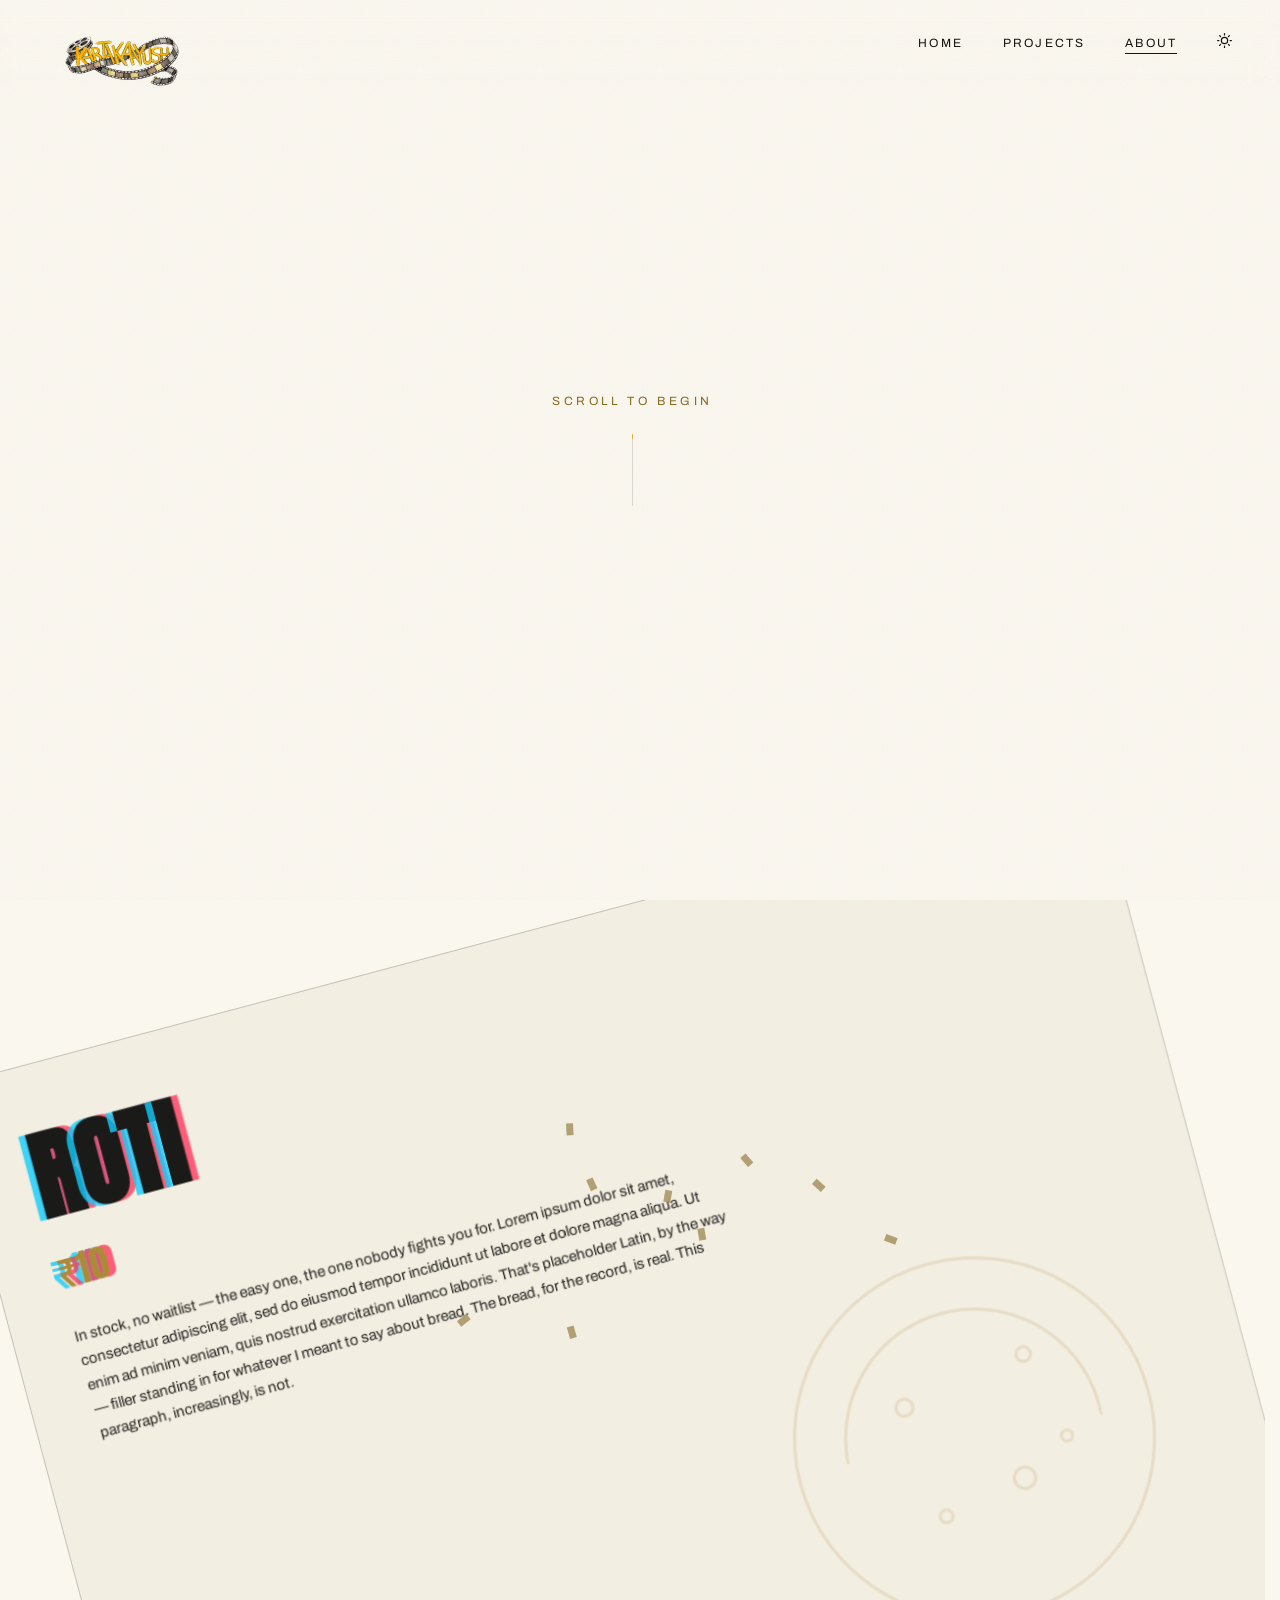
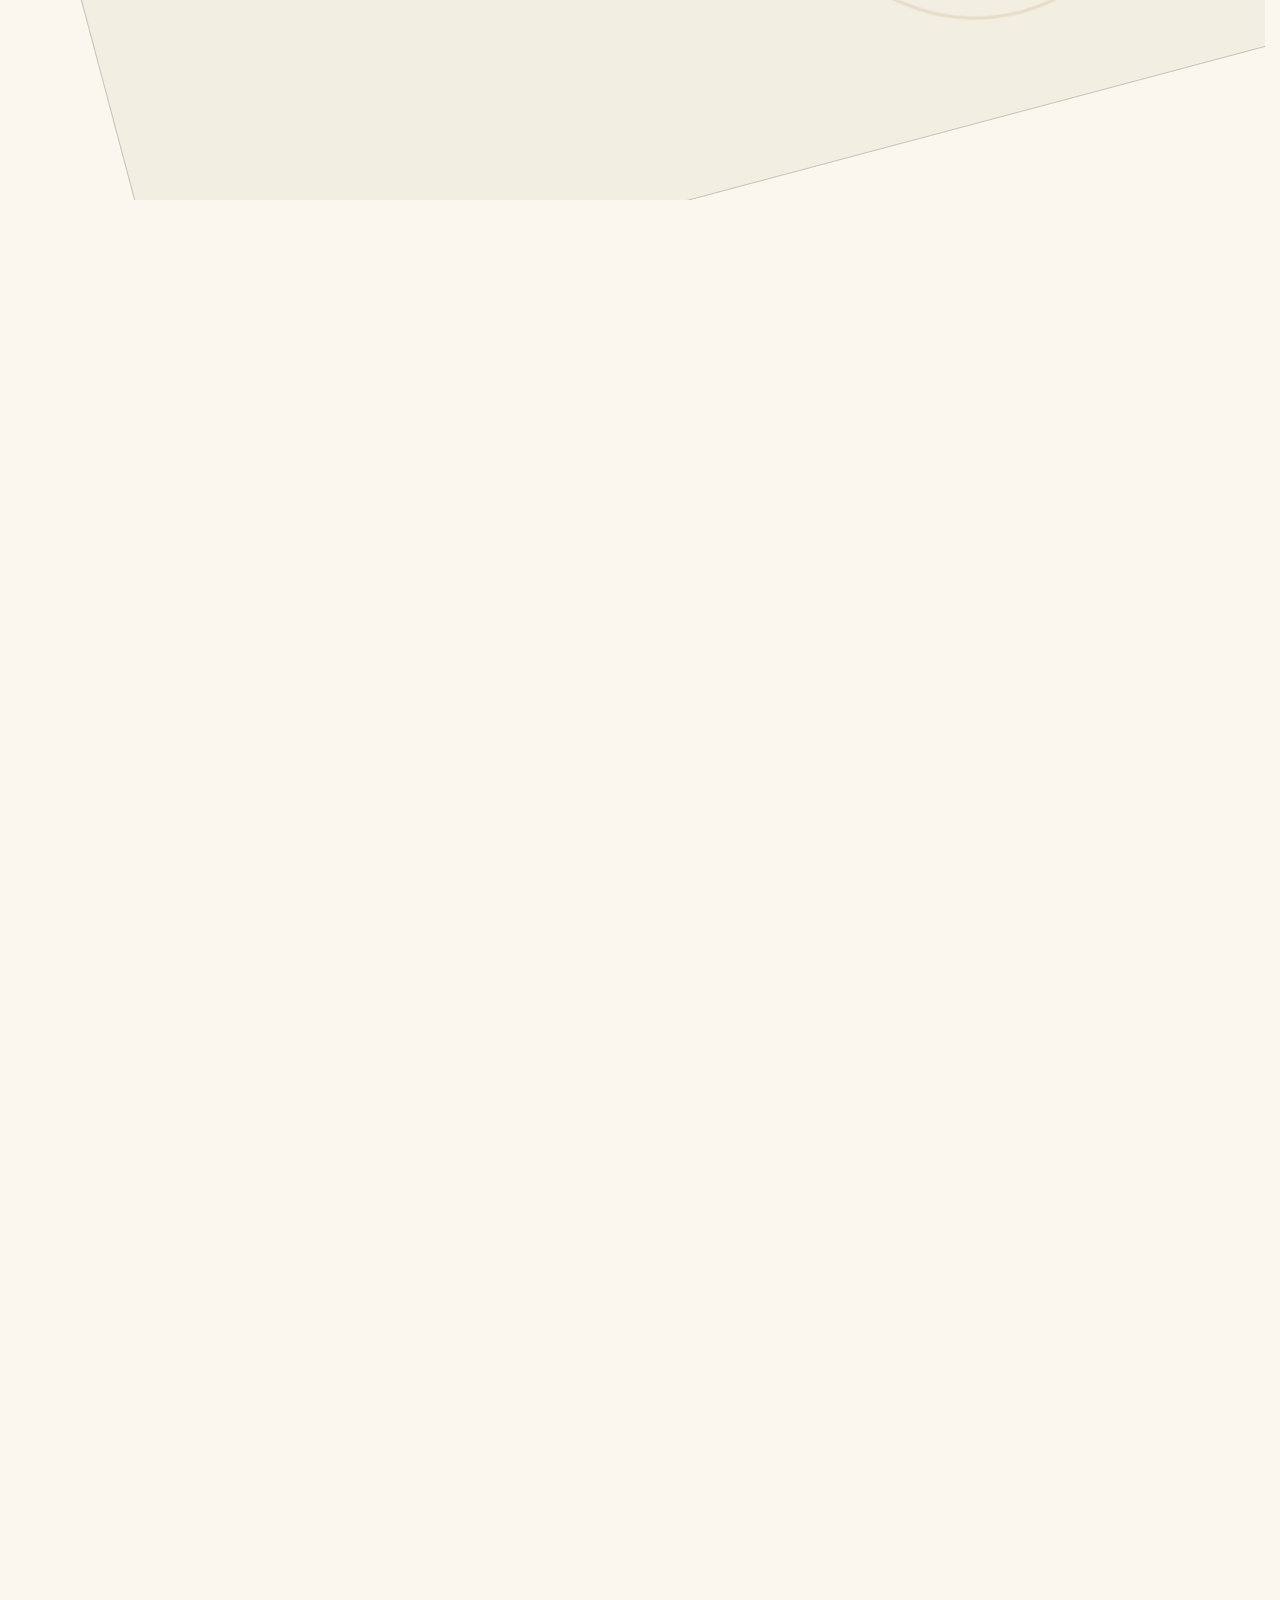
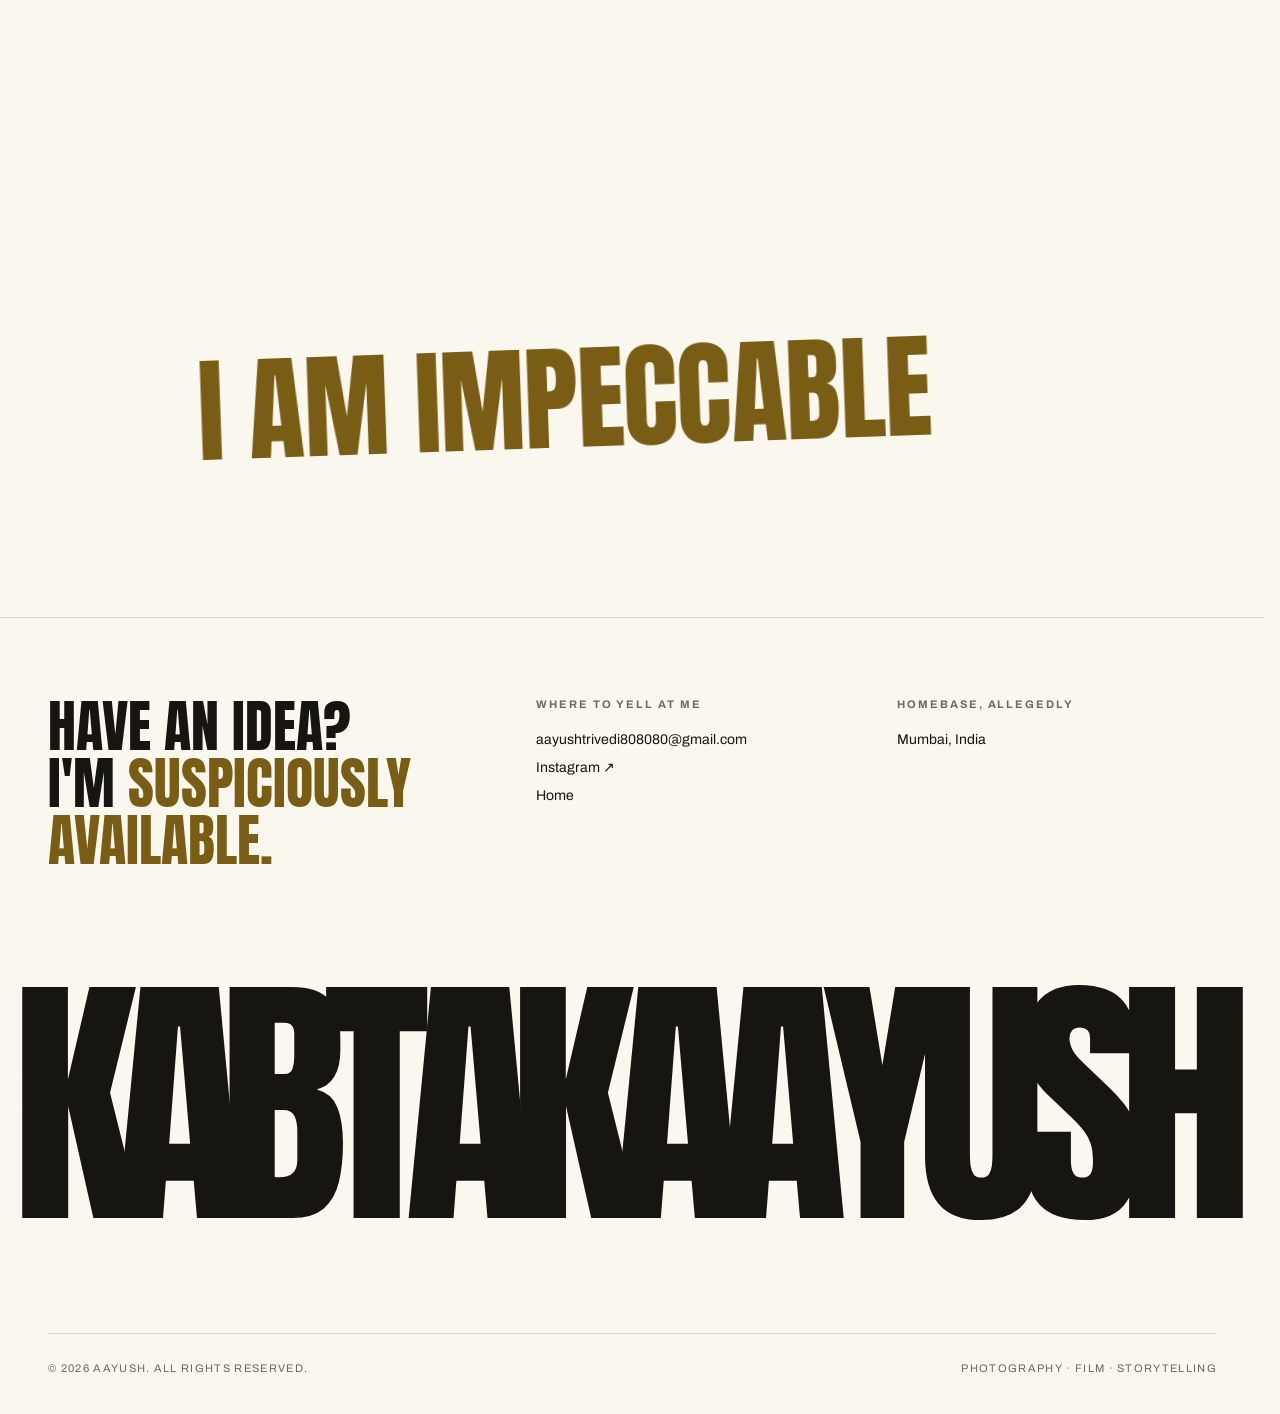
<file: about.html>
<!DOCTYPE html>
<html lang="en">
<head>
  <meta charset="UTF-8" />
  <meta name="viewport" content="width=device-width, initial-scale=1.0" />
  <title>About — KabTakAayush</title>
  <meta name="description" content="A little about Aayush — photography, film, and the eternal Mumbai housing joke." />

  <!-- The theme, resolved BEFORE the stylesheet paints. Deliberately inline
       and duplicated into every page: an external script cannot be guaranteed
       to run before first paint, and no-FOUC is a hard constraint. Only the
       pre-paint stamp lives here — all behaviour after first paint is theme.js.
       A localStorage throw (private mode) degrades to the OS preference. -->
  <script>
  (function(){var t;try{t=localStorage.getItem('kta-theme')}catch(_){}
  if(t!=='light'&&t!=='dark')t=window.matchMedia&&matchMedia('(prefers-color-scheme: light)').matches?'light':'dark';
  document.documentElement.setAttribute('data-theme',t);})();
  </script>
  <meta name="theme-color" content="#0a0a0a" media="(prefers-color-scheme: dark)" />
  <meta name="theme-color" content="#faf7ef" media="(prefers-color-scheme: light)" />

  <link rel="stylesheet" href="styles.css" />
  <style>
    /* ─── About-page motion extras (driven by listing.js) ─── */

    /* Titles are split into per-letter spans for staggered entrances */
    .listing__title .lt {
      display: inline-block;
      will-change: transform, opacity;
    }

    /* Shards kicked loose when the SOLD stamp slams the house */
    .listing__debris {
      position: absolute;
      left: 50%;
      top: 46%;
      width: 12px;
      height: 7px;
      /* Fallback aligned to brand gold — this read #c5a44c, a drift the
         animation audit flagged (finding 7). Corrected while here rather
         than ported into a second theme. */
      background: var(--gold, #e3b23c);
      pointer-events: none;
      z-index: 9;
      opacity: 0;
      will-change: transform, opacity;
    }

    /* Velocity effects write text-shadow / filter inline; keep them snappy */
    .listing__title,
    .listing__price {
      will-change: transform;
    }
  </style>
</head>
<body>
  <div class="grain"></div>

  <nav class="nav">
    <a href="index.html" class="nav__mark">
      <img src="assets/images/logo.png" alt="KabTakAayush" class="nav__logo"
           onerror="this.style.display='none'; this.nextElementSibling.style.display='inline';" />
      <span class="nav__mark-fallback" style="display:none;">KabTakAayush</span>
    </a>
    <ul class="nav__links">
      <li><a href="index.html">Home</a></li>
      <li><a href="projects.html">Projects</a></li>
      <li><a href="about.html" aria-current="page">About</a></li>
      <li><button class="nav__theme" type="button" aria-label="Switch to light theme" title="Switch to light theme">
        <svg class="nav__theme-icon nav__theme-icon--moon" viewBox="0 0 24 24" aria-hidden="true" focusable="false"><path d="M21 12.79A9 9 0 1 1 11.21 3 7 7 0 0 0 21 12.79z"/></svg>
        <svg class="nav__theme-icon nav__theme-icon--sun" viewBox="0 0 24 24" aria-hidden="true" focusable="false"><circle cx="12" cy="12" r="5"/><path d="M12 1v2M12 21v2M4.22 4.22l1.42 1.42M18.36 18.36l1.42 1.42M1 12h2M21 12h2M4.22 19.78l1.42-1.42M18.36 5.64l1.42-1.42"/></svg>
      </button></li>
    </ul>
  </nav>

  <!-- The page opens with nothing to read — just an instruction to
       scroll — so the listing sequence is the first real thing a
       visitor encounters, not a hero competing with it for attention. -->
  <section class="scroll-cue" aria-hidden="true">
    <span class="scroll-cue__label">Scroll to begin</span>
    <span class="scroll-cue__rail"><span class="scroll-cue__bead"></span></span>
  </section>

  <!-- ============ LISTING ============
       "Roti, Kapda aur Makaan" — the old line about life's basic
       needs — gets a Mumbai-rent-priced punchline. Scroll pins the
       stage and scrubs through four classifieds-style cards: the
       first two land easily, the third gets stamped into oblivion,
       and the last quietly takes its place. ===== -->
  <section class="listing" id="listing" aria-label="Roti, Kapda, Makaan — and Art, a scrollytelling sequence">

    <div class="listing__pin">
     <div class="listing__viewport">
      <div class="listing__stage">
        <article class="listing__card" data-card="roti">
          <!-- Quiet line-art in the card's empty lower-right corner —
               a flatbread, char marks and all — reading as texture
               behind the copy rather than competing with it. -->
          <svg class="listing__art listing__art--roti" viewBox="0 0 200 200" aria-hidden="true">
            <circle cx="100" cy="100" r="84" />
            <path d="M40 96 a60 60 0 0 1 120 8" />
            <circle cx="72" cy="78" r="4" />
            <circle cx="132" cy="68" r="3.4" />
            <circle cx="118" cy="124" r="5" />
            <circle cx="78" cy="132" r="3" />
            <circle cx="142" cy="110" r="2.6" />
          </svg>
          <h2 class="listing__title">Roti</h2>
          <p class="listing__price">₹10</p>
          <p class="listing__status">
            <span class="status-full">In stock, no waitlist — the easy one, the one nobody fights you
            for. Lorem ipsum dolor sit amet, consectetur adipiscing elit, sed
            do eiusmod tempor incididunt ut labore et dolore magna aliqua. Ut
            enim ad minim veniam, quis nostrud exercitation ullamco laboris.
            That's placeholder Latin, by the way — filler standing in for
            whatever I meant to say about bread. The bread, for the record,
            is real. This paragraph, increasingly, is not.</span>
            <span class="status-short">In stock, no waitlist — the easy one.</span>
          </p>
          <span class="listing__stamp">Available</span>
        </article>

        <article class="listing__card" data-card="kapda">
          <!-- A kurta on a hanger, sketched in the same quiet line — the
               sale-rack item the card is pricing. -->
          <svg class="listing__art listing__art--kapda" viewBox="0 0 200 220" aria-hidden="true">
            <path d="M100 18 L100 34" />
            <path d="M58 34 L142 34" />
            <path d="M100 34 L72 58 L60 96 L74 108 L88 92 L88 202 L112 202 L112 92 L126 108 L140 96 L128 58 Z" />
            <path d="M88 116 L112 116" />
            <path d="M88 142 L112 142" />
          </svg>
          <h2 class="listing__title">Kapda</h2>
          <p class="listing__price">₹500</p>
          <p class="listing__status">
            <span class="status-full">Sale rack, but it still counts — better than the alternative,
            which is nothing. Lorem ipsum dolor sit amet, consectetur
            adipiscing elit, sed do eiusmod tempor incididunt ut labore et
            dolore magna aliqua. Duis aute irure dolor in reprehenderit in
            voluptate velit esse cillum dolore. Yes, that's filler text doing
            a very convincing impression of a real sentence — turns out
            clothes and copy both get the cheap version first, and both
            somehow still get worn in public.</span>
            <span class="status-short">Sale rack, but it still counts.</span>
          </p>
          <span class="listing__stamp">Available</span>
        </article>

        <article class="listing__card listing__card--makaan" data-card="makaan">
          <!-- Two line-art houses, stacked and cross-faded by listing.js
               in lockstep with the "Sold out" stamp: the intact Makaan
               sits here at rest, then visibly crumbles the instant the
               stamp slams down — the joke landing in the artwork too,
               not just the copy. -->
          <svg class="listing__art listing__art--house" viewBox="0 0 220 200" aria-hidden="true">
            <path d="M30 112 L110 42 L190 112" />
            <path d="M50 112 L50 188 L170 188 L170 112" />
            <path d="M98 188 L98 142 L126 142 L126 188" />
            <path d="M66 126 L88 126 L88 148 L66 148 Z" />
            <path d="M134 126 L156 126 L156 148 L134 148 Z" />
          </svg>
          <svg class="listing__art listing__art--house-broken" viewBox="0 0 220 200" aria-hidden="true">
            <path d="M28 124 L76 54 L112 88 L150 50 L196 118" />
            <path d="M54 124 L46 190" />
            <path d="M120 96 L100 188" />
            <path d="M150 70 L176 188" />
            <path d="M70 150 L92 162" />
            <path d="M132 158 L116 178" />
            <path d="M160 132 L184 148" />
            <circle cx="40" cy="196" r="3.4" />
            <circle cx="186" cy="190" r="3" />
            <circle cx="108" cy="194" r="2.6" />
          </svg>
          <h2 class="listing__title">Makaan</h2>
          <p class="listing__price">₹2.4 Cr</p>
          <p class="listing__status">
            <span class="status-full">EMI: 847 years, give or take a generation — payable in
            instalments your descendants will inherit along with the debt.
            Lorem ipsum dolor sit amet, consectetur adipiscing elit, sed do
            eiusmod tempor incididunt ut labore et dolore magna aliqua, ut
            enim ad minim veniam. Felt right to pad the rest out with
            something equally fictional — the down payment was already
            doing that job on its own.</span>
            <span class="status-short">EMI: 847 years, give or take a generation.</span>
          </p>
          <span class="listing__stamp listing__stamp--sold" aria-hidden="true">
            Sold out — to someone richer, forever
          </span>
        </article>

        <article class="listing__card listing__card--art" data-card="art">
          <!-- A twelve-petal mandala, drawn large enough to fill the
               card's empty space rather than tuck into a corner — the
               one card on the stage with room to actually be art. -->
          <svg class="listing__art listing__art--mandala" viewBox="0 0 240 240" aria-hidden="true">
            <circle cx="120" cy="120" r="98" />
            <circle cx="120" cy="120" r="74" />
            <circle cx="120" cy="120" r="48" />
            <circle cx="120" cy="120" r="20" />
            <g>
              <path d="M120 22 L130 58 L120 78 L110 58 Z" />
              <path d="M120 22 L130 58 L120 78 L110 58 Z" transform="rotate(30 120 120)" />
              <path d="M120 22 L130 58 L120 78 L110 58 Z" transform="rotate(60 120 120)" />
              <path d="M120 22 L130 58 L120 78 L110 58 Z" transform="rotate(90 120 120)" />
              <path d="M120 22 L130 58 L120 78 L110 58 Z" transform="rotate(120 120 120)" />
              <path d="M120 22 L130 58 L120 78 L110 58 Z" transform="rotate(150 120 120)" />
              <path d="M120 22 L130 58 L120 78 L110 58 Z" transform="rotate(180 120 120)" />
              <path d="M120 22 L130 58 L120 78 L110 58 Z" transform="rotate(210 120 120)" />
              <path d="M120 22 L130 58 L120 78 L110 58 Z" transform="rotate(240 120 120)" />
              <path d="M120 22 L130 58 L120 78 L110 58 Z" transform="rotate(270 120 120)" />
              <path d="M120 22 L130 58 L120 78 L110 58 Z" transform="rotate(300 120 120)" />
              <path d="M120 22 L130 58 L120 78 L110 58 Z" transform="rotate(330 120 120)" />
            </g>
          </svg>
          <h2 class="listing__title">Art</h2>
          <p class="listing__price">Priceless.</p>
          <p class="listing__status">
            <span class="status-full">Priceless — ask anyone who isn't buying, which is, conveniently,
            everyone. Lorem ipsum dolor sit amet, consectetur adipiscing
            elit, sed do eiusmod tempor incididunt ut labore et dolore magna
            aliqua, ut enim ad minim veniam, quis nostrud exercitation ullamco.
            Placeholder text, much like the art itself: open to
            interpretation, technically unfinished, and somehow still taking
            up the whole frame.</span>
            <span class="status-short">Priceless — ask anyone who isn't buying.</span>
          </p>
        </article>
      </div>
     </div>
    </div>

    <!-- Slammed in by listing.js with the same stamp mechanic the
         visitor just learned on Makaan — the payoff is the echo. -->
    <p class="listing__outro-stamp">
      I AM IMPECCABLE <span class="listing__outro-stamp-aside">(maybe)</span>
    </p>
  </section>

  <!-- ============ FOOTER ============ -->
  <footer class="footer">
    <div class="footer__grid">
      <div>
        <p class="footer__cta" data-reveal>
          Have an idea?<br />I'm <span class="accent">suspiciously available.</span>
        </p>
      </div>
      <div class="footer__col" data-reveal data-reveal-delay="1">
        <h4>Where to yell at me</h4>
        <a href="mailto:aayushtrivedi808080@gmail.com">aayushtrivedi808080@gmail.com</a>
        <a href="https://www.instagram.com/kabtakaayush/" target="_blank" rel="noopener noreferrer">Instagram ↗</a>
        <a href="index.html">Home</a>
      </div>
      <div class="footer__col" data-reveal data-reveal-delay="2">
        <h4>Homebase, allegedly</h4>
        <p>Mumbai, India</p>
      </div>
    </div>
    <p class="footer__wordmark footer__wordmark--piano" aria-hidden="true">KabTakAayush</p>
    <div class="footer__base">
      <span>© 2026 Aayush. All rights reserved.</span>
      <span>Photography · Film · Storytelling</span>
    </div>
  </footer>

  <script src="theme.js"></script>
  <script src="script.js"></script>
  <script src="listing.js?v=4"></script>
</body>
</html>
</file>
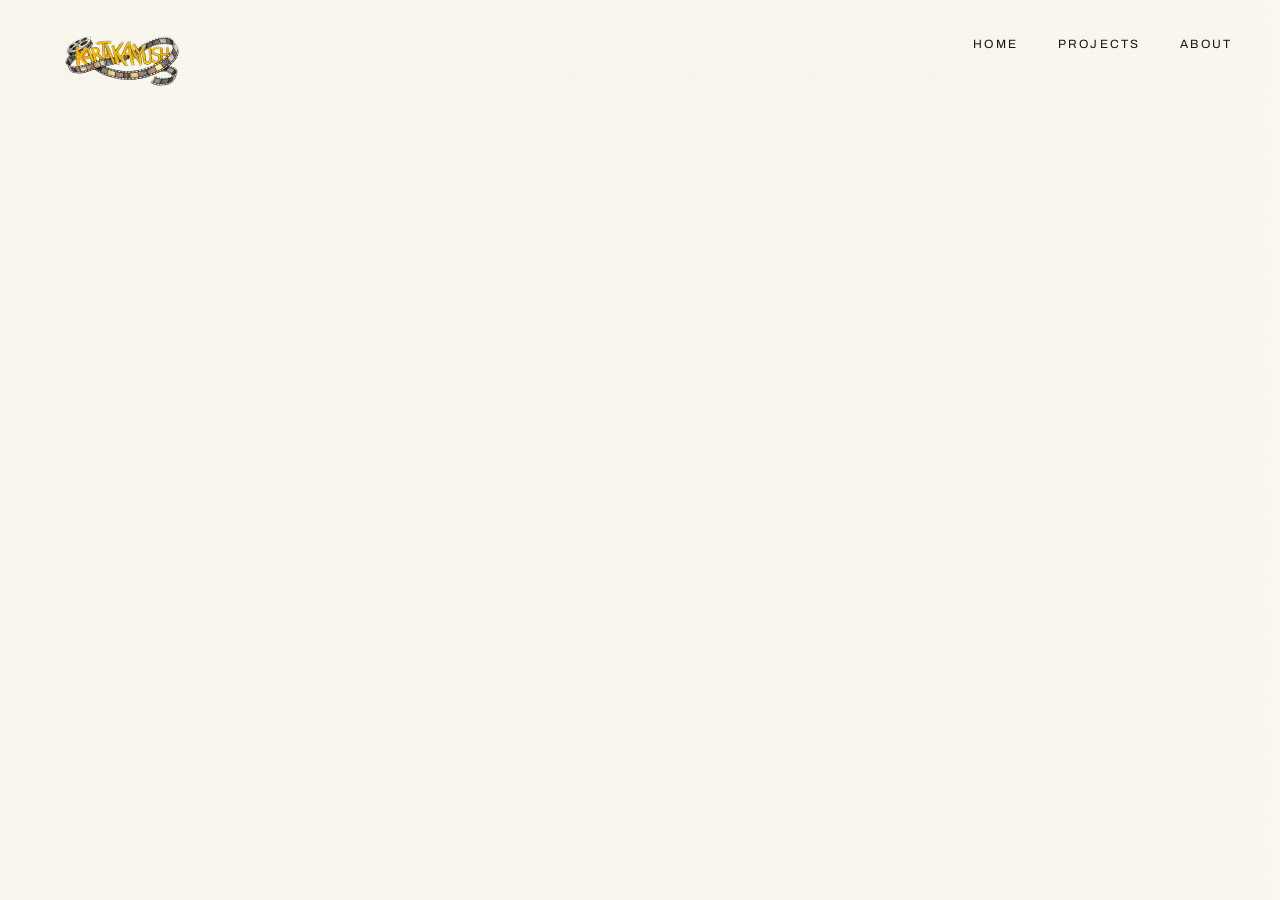
<file: index-classic.html>
<!DOCTYPE html>
<html lang="en">
<head>
  <meta charset="UTF-8" />
  <meta name="viewport" content="width=device-width, initial-scale=1.0" />
  <title>KabTakAayush — Visual Storyteller</title>
  <meta name="description" content="Aayush — photography &amp; film. Crafting frames worth keeping." />
  <link rel="stylesheet" href="styles.css" />
</head>
<body class="is-landing">
  <div class="grain"></div>

  <nav class="nav">
    <a href="index.html" class="nav__mark">
      <img src="assets/images/logo.png" alt="KabTakAayush" class="nav__logo"
           onerror="this.style.display='none'; this.nextElementSibling.style.display='inline';" />
      <span class="nav__mark-fallback" style="display:none;">KabTakAayush</span>
    </a>
    <ul class="nav__links">
      <li><a href="index.html">Home</a></li>
      <li><a href="projects.html">Projects</a></li>
      <li><a href="about.html">About</a></li>
    </ul>
  </nav>

  <!-- ============ LANDING — single non-scrolling viewport ============
       The whole home page lives in one screen: headline up top,
       the about copy sitting at middle-left, and a horizontal reel
       of frames drifting continuously along the bottom — the page
       itself never scrolls vertically. script.js animates the track
       at a constant speed and wraps its translation modulo half the
       track's width; the frame set is duplicated back-to-back so the
       loop repeats seamlessly forever, like a film reel feeding
       through a projector. Hover pauses it to study a frame. ======= -->
  <main class="landing" id="landing">
    <div class="landing__copy-wrap">
      <div class="landing__intro">
        <h1 class="landing__title" id="landing-title">
          <span class="line"><span>Frames Worth</span></span>
          <span class="line"><span class="accent">Keeping.</span></span>
        </h1>
      </div>

      <div class="landing__about">
        <div class="landing__links" data-reveal data-reveal-delay="2">
          <a class="btn" href="projects.html">View Projects</a>
          <a class="btn btn--ghost" href="https://www.instagram.com/kabtakaayush/" target="_blank" rel="noopener noreferrer">See Instagram ↗</a>
        </div>
      </div>
    </div>

    <div class="landing__reel" aria-label="Selected frames — drifting continuously, hover to pause">
      <div class="landing__track" id="landing-track">
        <figure class="landing__frame"><img src="assets/reel/01.webp" alt="" /></figure>
        <figure class="landing__frame"><img src="assets/reel/02.webp" alt="" /></figure>
        <figure class="landing__frame"><img src="assets/reel/03.webp" alt="" /></figure>
        <figure class="landing__frame"><img src="assets/reel/04.webp" alt="" /></figure>
        <figure class="landing__frame"><img src="assets/reel/05.webp" alt="" /></figure>
        <figure class="landing__frame"><img src="assets/reel/06.webp" alt="" /></figure>
        <figure class="landing__frame"><img src="assets/reel/07.webp" alt="" /></figure>
        <figure class="landing__frame"><img src="assets/reel/08.webp" alt="" /></figure>
        <figure class="landing__frame"><img src="assets/reel/09.webp" alt="" /></figure>
        <figure class="landing__frame"><img src="assets/reel/10.webp" alt="" /></figure>
        <figure class="landing__frame"><img src="assets/reel/11.webp" alt="" /></figure>
        <figure class="landing__frame"><img src="assets/reel/12.webp" alt="" /></figure>
        <figure class="landing__frame"><img src="assets/reel/13.webp" alt="" /></figure>
        <figure class="landing__frame"><img src="assets/reel/14.webp" alt="" /></figure>
        <figure class="landing__frame"><img src="assets/reel/15.webp" alt="" /></figure>
        <figure class="landing__frame"><img src="assets/reel/16.webp" alt="" /></figure>
        <figure class="landing__frame"><img src="assets/reel/17.webp" alt="" /></figure>
        <figure class="landing__frame"><img src="assets/reel/18.webp" alt="" /></figure>
        <figure class="landing__frame"><img src="assets/reel/19.webp" alt="" /></figure>
        <figure class="landing__frame"><img src="assets/reel/20.webp" alt="" /></figure>
        <figure class="landing__frame"><img src="assets/reel/21.webp" alt="" /></figure>
        <figure class="landing__frame"><img src="assets/reel/22.webp" alt="" /></figure>
        <figure class="landing__frame"><img src="assets/reel/23.webp" alt="" /></figure>
        <figure class="landing__frame"><img src="assets/reel/24.webp" alt="" /></figure>
        <figure class="landing__frame"><img src="assets/reel/25.webp" alt="" /></figure>
        <figure class="landing__frame"><img src="assets/reel/26.webp" alt="" /></figure>
        <figure class="landing__frame"><img src="assets/reel/27.webp" alt="" /></figure>
        <figure class="landing__frame"><img src="assets/reel/28.webp" alt="" /></figure>
        <figure class="landing__frame"><img src="assets/reel/29.webp" alt="" /></figure>
        <figure class="landing__frame"><img src="assets/reel/30.webp" alt="" /></figure>
        <figure class="landing__frame"><img src="assets/reel/31.webp" alt="" /></figure>
        <figure class="landing__frame"><img src="assets/reel/32.webp" alt="" /></figure>
        <figure class="landing__frame"><img src="assets/reel/33.webp" alt="" /></figure>
        <figure class="landing__frame"><img src="assets/reel/34.webp" alt="" /></figure>
        <figure class="landing__frame"><img src="assets/reel/35.webp" alt="" /></figure>
        <figure class="landing__frame"><img src="assets/reel/36.webp" alt="" /></figure>
        <figure class="landing__frame"><img src="assets/reel/37.webp" alt="" /></figure>
        <figure class="landing__frame"><img src="assets/reel/38.webp" alt="" /></figure>
        <figure class="landing__frame"><img src="assets/reel/39.webp" alt="" /></figure>
        <figure class="landing__frame"><img src="assets/reel/40.webp" alt="" /></figure>
        <figure class="landing__frame"><img src="assets/reel/41.webp" alt="" /></figure>
        <figure class="landing__frame"><img src="assets/reel/42.webp" alt="" /></figure>
        <figure class="landing__frame"><img src="assets/reel/43.webp" alt="" /></figure>
        <figure class="landing__frame"><img src="assets/reel/44.webp" alt="" /></figure>
        <figure class="landing__frame"><img src="assets/reel/45.webp" alt="" /></figure>
        <figure class="landing__frame"><img src="assets/reel/46.webp" alt="" /></figure>
        <figure class="landing__frame"><img src="assets/reel/47.webp" alt="" /></figure>
        <figure class="landing__frame"><img src="assets/reel/48.webp" alt="" /></figure>
        <figure class="landing__frame"><img src="assets/reel/49.webp" alt="" /></figure>
        <figure class="landing__frame"><img src="assets/reel/50.webp" alt="" /></figure>
        <figure class="landing__frame"><img src="assets/reel/51.webp" alt="" /></figure>
        <figure class="landing__frame"><img src="assets/reel/52.webp" alt="" /></figure>
        <figure class="landing__frame"><img src="assets/reel/53.webp" alt="" /></figure>
        <figure class="landing__frame"><img src="assets/reel/54.webp" alt="" /></figure>
        <figure class="landing__frame"><img src="assets/reel/55.webp" alt="" /></figure>
        <figure class="landing__frame"><img src="assets/reel/56.webp" alt="" /></figure>
        <figure class="landing__frame"><img src="assets/reel/57.webp" alt="" /></figure>
        <figure class="landing__frame"><img src="assets/reel/58.webp" alt="" /></figure>
        <figure class="landing__frame"><img src="assets/reel/59.webp" alt="" /></figure>
        <figure class="landing__frame"><img src="assets/reel/60.webp" alt="" /></figure>
        <figure class="landing__frame"><img src="assets/reel/61.webp" alt="" /></figure>
        <figure class="landing__frame"><img src="assets/reel/62.webp" alt="" /></figure>
        <figure class="landing__frame"><img src="assets/reel/63.webp" alt="" /></figure>
        <figure class="landing__frame"><img src="assets/reel/64.webp" alt="" /></figure>
        <figure class="landing__frame"><img src="assets/reel/65.webp" alt="" /></figure>
        <figure class="landing__frame"><img src="assets/reel/66.webp" alt="" /></figure>
        <figure class="landing__frame"><img src="assets/reel/67.webp" alt="" /></figure>
        <figure class="landing__frame"><img src="assets/reel/68.webp" alt="" /></figure>
        <figure class="landing__frame"><img src="assets/reel/69.webp" alt="" /></figure>
        <figure class="landing__frame"><img src="assets/reel/70.webp" alt="" /></figure>
        <figure class="landing__frame"><img src="assets/reel/71.webp" alt="" /></figure>
        <figure class="landing__frame"><img src="assets/reel/72.webp" alt="" /></figure>
        <figure class="landing__frame"><img src="assets/reel/73.webp" alt="" /></figure>
        <figure class="landing__frame"><img src="assets/reel/74.webp" alt="" /></figure>
        <figure class="landing__frame"><img src="assets/reel/75.webp" alt="" /></figure>
        <figure class="landing__frame"><img src="assets/reel/76.webp" alt="" /></figure>
        <figure class="landing__frame"><img src="assets/reel/77.webp" alt="" /></figure>
        <figure class="landing__frame"><img src="assets/reel/78.webp" alt="" /></figure>
        <figure class="landing__frame"><img src="assets/reel/79.webp" alt="" /></figure>
        <figure class="landing__frame"><img src="assets/reel/80.webp" alt="" /></figure>
        <figure class="landing__frame"><img src="assets/reel/81.webp" alt="" /></figure>
        <figure class="landing__frame"><img src="assets/reel/82.webp" alt="" /></figure>
        <figure class="landing__frame"><img src="assets/reel/83.webp" alt="" /></figure>
        <figure class="landing__frame"><img src="assets/reel/84.webp" alt="" /></figure>
        <figure class="landing__frame"><img src="assets/reel/85.webp" alt="" /></figure>
        <figure class="landing__frame"><img src="assets/reel/86.webp" alt="" /></figure>
        <figure class="landing__frame"><img src="assets/reel/87.webp" alt="" /></figure>
        <figure class="landing__frame"><img src="assets/reel/88.webp" alt="" /></figure>
        <figure class="landing__frame"><img src="assets/reel/89.webp" alt="" /></figure>
        <figure class="landing__frame"><img src="assets/reel/90.webp" alt="" /></figure>
        <figure class="landing__frame"><img src="assets/reel/91.webp" alt="" /></figure>
        <figure class="landing__frame"><img src="assets/reel/92.webp" alt="" /></figure>
        <figure class="landing__frame"><img src="assets/reel/93.webp" alt="" /></figure>
        <figure class="landing__frame"><img src="assets/reel/94.webp" alt="" /></figure>
        <figure class="landing__frame"><img src="assets/reel/95.webp" alt="" /></figure>
        <figure class="landing__frame"><img src="assets/reel/96.webp" alt="" /></figure>
        <figure class="landing__frame"><img src="assets/reel/97.webp" alt="" /></figure>
        <figure class="landing__frame"><img src="assets/reel/98.webp" alt="" /></figure>
        <figure class="landing__frame"><img src="assets/reel/99.webp" alt="" /></figure>
        <figure class="landing__frame" aria-hidden="true"><img src="assets/reel/01.webp" alt="" /></figure>
        <figure class="landing__frame" aria-hidden="true"><img src="assets/reel/02.webp" alt="" /></figure>
        <figure class="landing__frame" aria-hidden="true"><img src="assets/reel/03.webp" alt="" /></figure>
        <figure class="landing__frame" aria-hidden="true"><img src="assets/reel/04.webp" alt="" /></figure>
        <figure class="landing__frame" aria-hidden="true"><img src="assets/reel/05.webp" alt="" /></figure>
        <figure class="landing__frame" aria-hidden="true"><img src="assets/reel/06.webp" alt="" /></figure>
        <figure class="landing__frame" aria-hidden="true"><img src="assets/reel/07.webp" alt="" /></figure>
        <figure class="landing__frame" aria-hidden="true"><img src="assets/reel/08.webp" alt="" /></figure>
        <figure class="landing__frame" aria-hidden="true"><img src="assets/reel/09.webp" alt="" /></figure>
        <figure class="landing__frame" aria-hidden="true"><img src="assets/reel/10.webp" alt="" /></figure>
        <figure class="landing__frame" aria-hidden="true"><img src="assets/reel/11.webp" alt="" /></figure>
        <figure class="landing__frame" aria-hidden="true"><img src="assets/reel/12.webp" alt="" /></figure>
        <figure class="landing__frame" aria-hidden="true"><img src="assets/reel/13.webp" alt="" /></figure>
        <figure class="landing__frame" aria-hidden="true"><img src="assets/reel/14.webp" alt="" /></figure>
        <figure class="landing__frame" aria-hidden="true"><img src="assets/reel/15.webp" alt="" /></figure>
        <figure class="landing__frame" aria-hidden="true"><img src="assets/reel/16.webp" alt="" /></figure>
        <figure class="landing__frame" aria-hidden="true"><img src="assets/reel/17.webp" alt="" /></figure>
        <figure class="landing__frame" aria-hidden="true"><img src="assets/reel/18.webp" alt="" /></figure>
        <figure class="landing__frame" aria-hidden="true"><img src="assets/reel/19.webp" alt="" /></figure>
        <figure class="landing__frame" aria-hidden="true"><img src="assets/reel/20.webp" alt="" /></figure>
        <figure class="landing__frame" aria-hidden="true"><img src="assets/reel/21.webp" alt="" /></figure>
        <figure class="landing__frame" aria-hidden="true"><img src="assets/reel/22.webp" alt="" /></figure>
        <figure class="landing__frame" aria-hidden="true"><img src="assets/reel/23.webp" alt="" /></figure>
        <figure class="landing__frame" aria-hidden="true"><img src="assets/reel/24.webp" alt="" /></figure>
        <figure class="landing__frame" aria-hidden="true"><img src="assets/reel/25.webp" alt="" /></figure>
        <figure class="landing__frame" aria-hidden="true"><img src="assets/reel/26.webp" alt="" /></figure>
        <figure class="landing__frame" aria-hidden="true"><img src="assets/reel/27.webp" alt="" /></figure>
        <figure class="landing__frame" aria-hidden="true"><img src="assets/reel/28.webp" alt="" /></figure>
        <figure
</file>
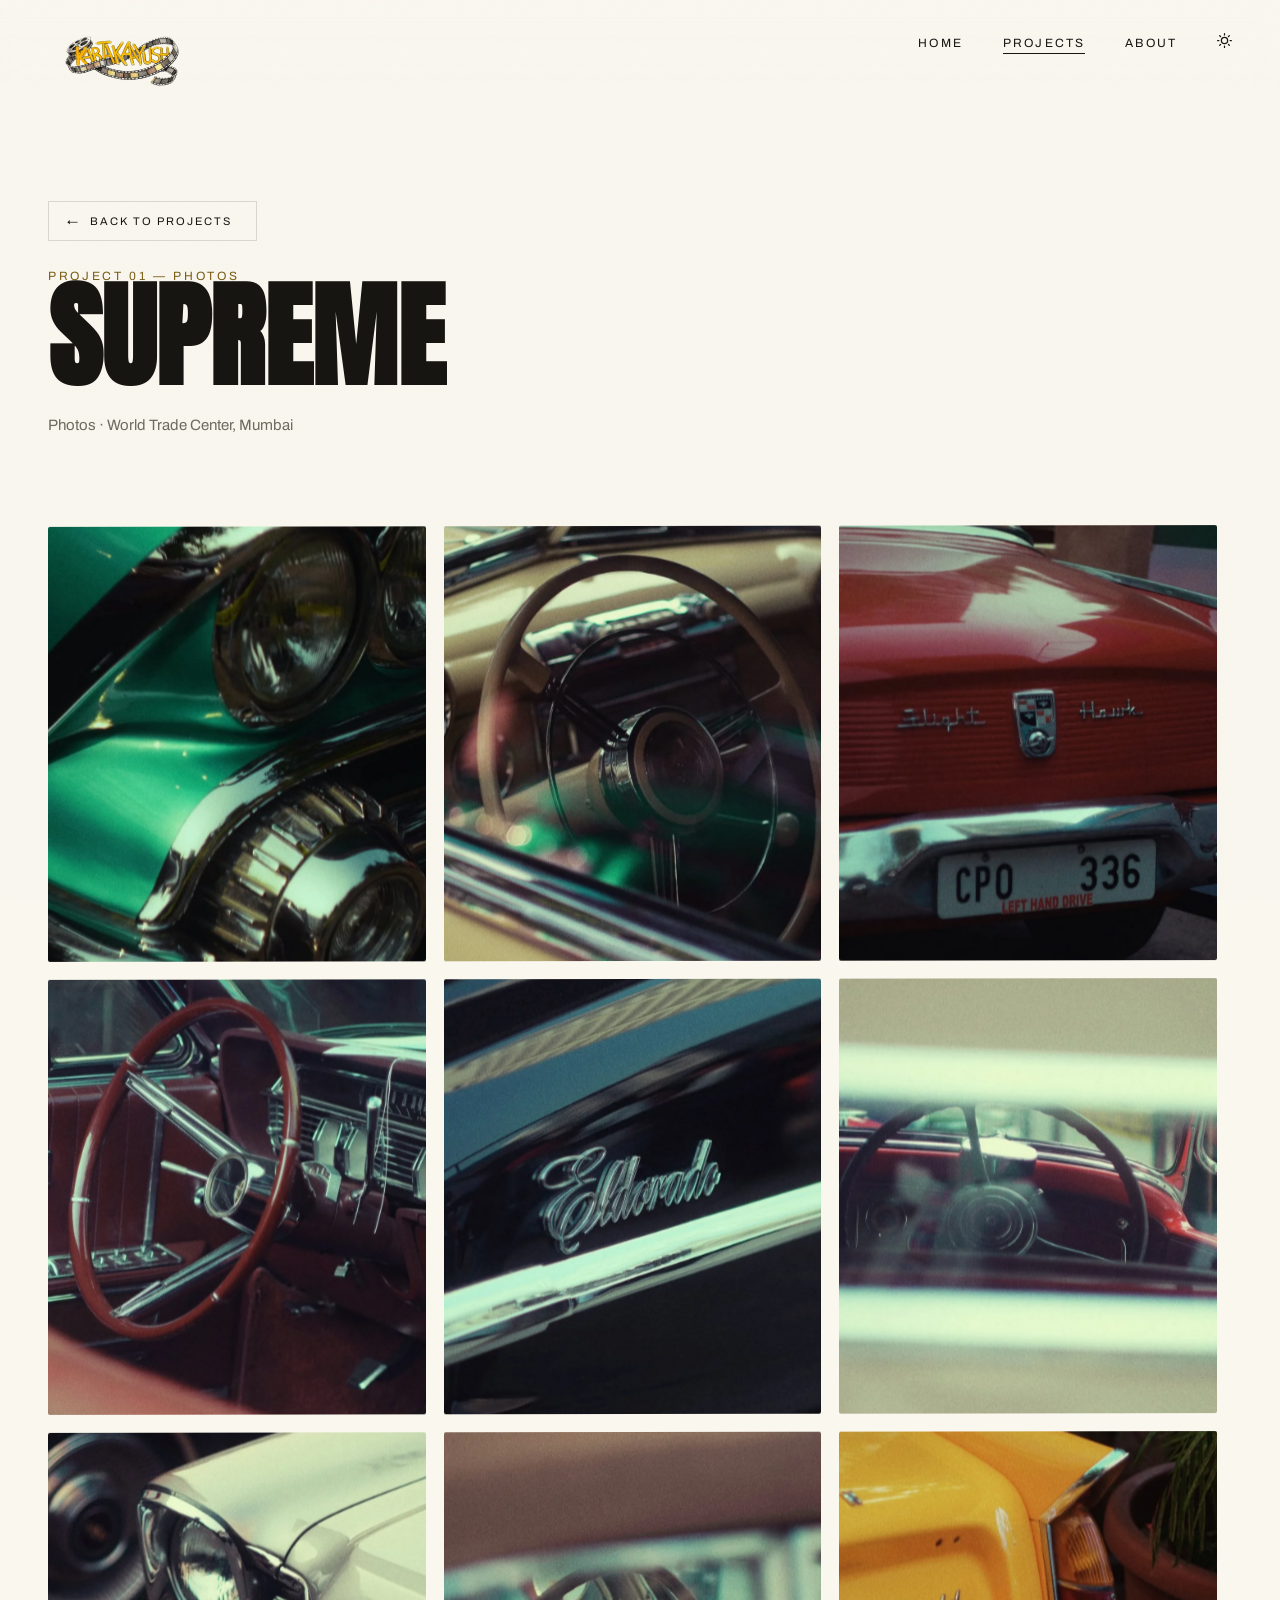
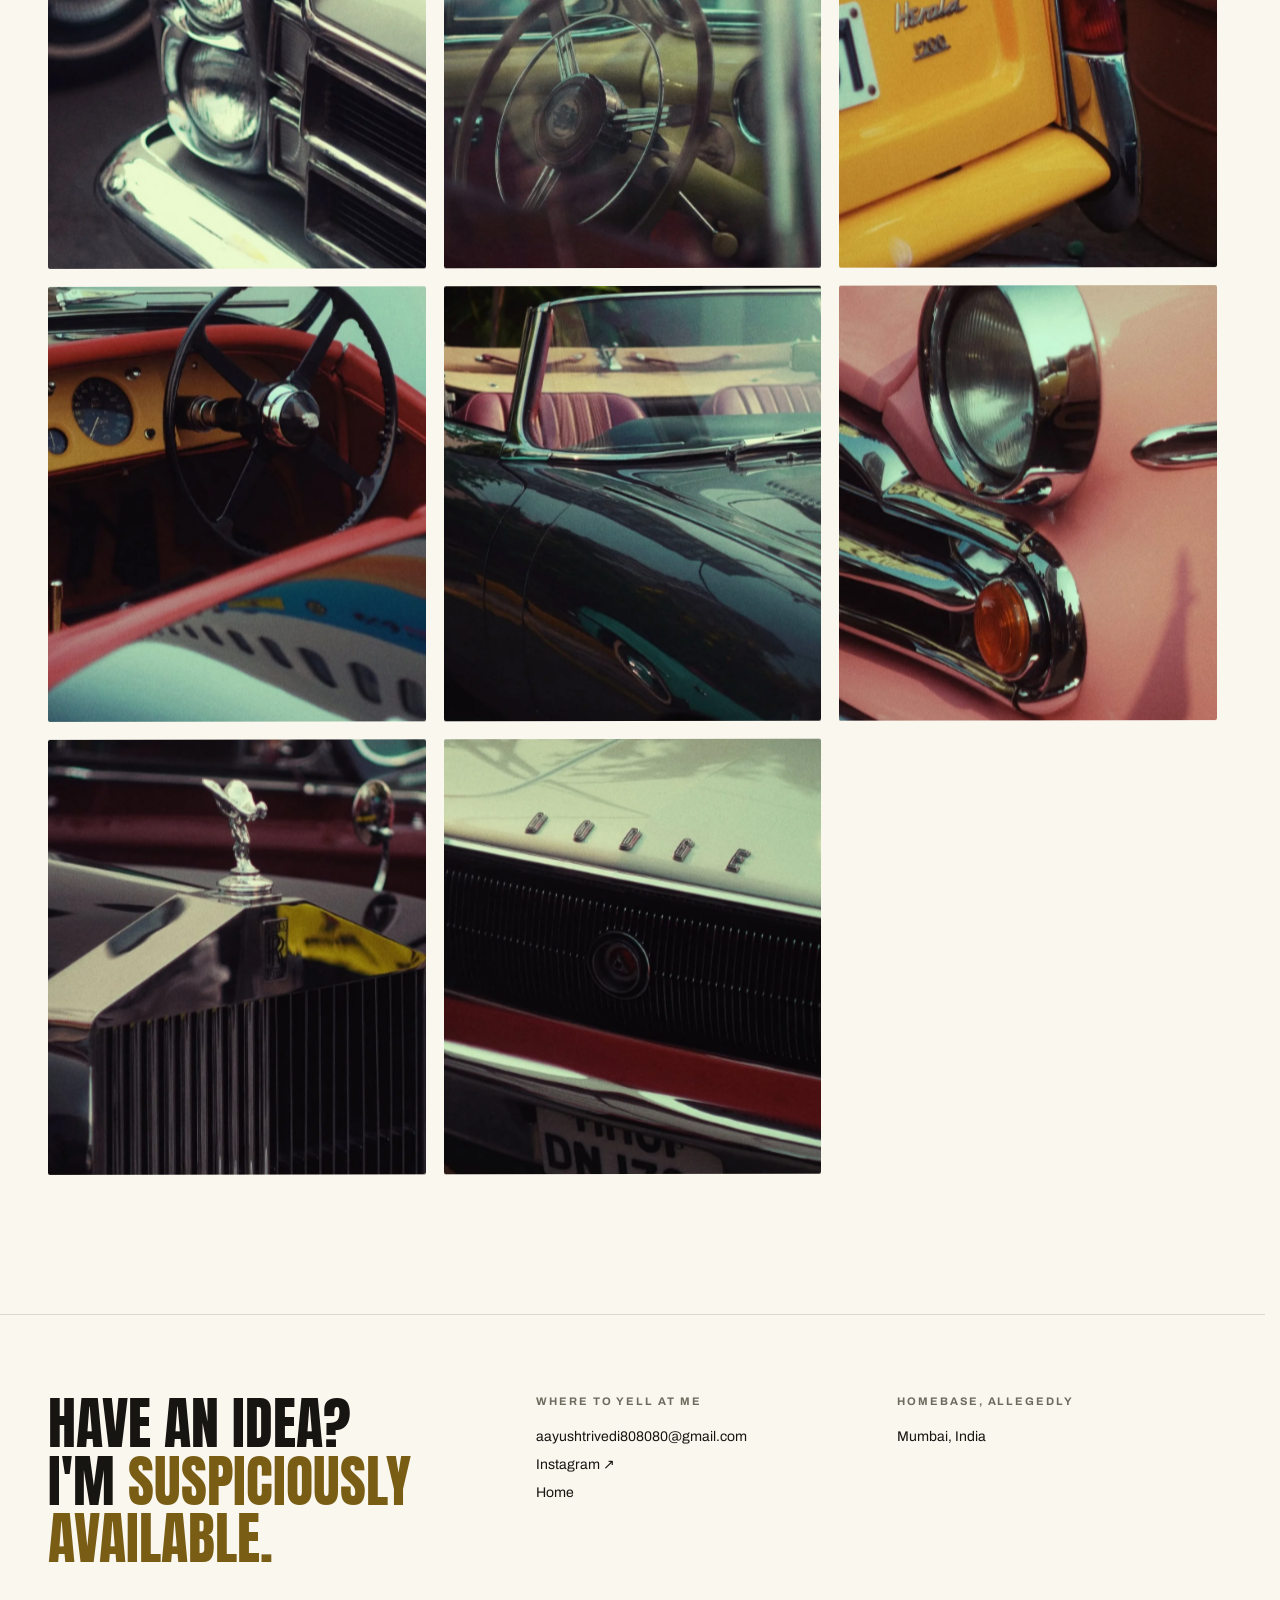
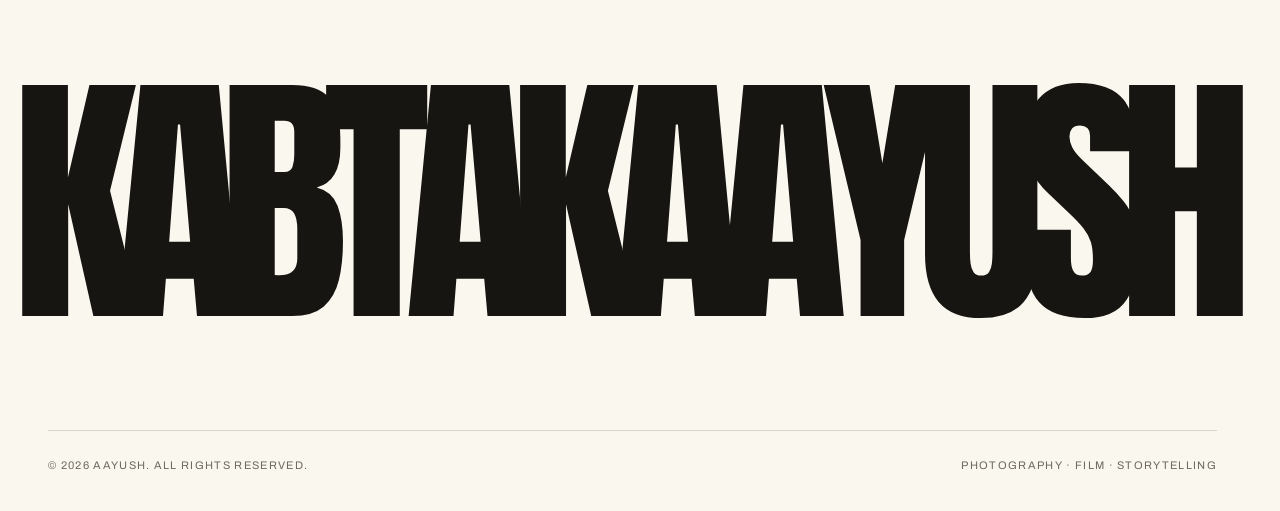
<file: project.html>
<!DOCTYPE html>
<html lang="en">
<head>
  <meta charset="UTF-8" />
  <meta name="viewport" content="width=device-width, initial-scale=1.0" />
  <title id="project-doc-title">Project — KabTakAayush</title>
  <meta name="description" content="A project by Aayush — photography &amp; film." />

  <!-- The theme, resolved BEFORE the stylesheet paints. Deliberately inline
       and duplicated into every page: an external script cannot be guaranteed
       to run before first paint, and no-FOUC is a hard constraint. Only the
       pre-paint stamp lives here — all behaviour after first paint is theme.js.
       A localStorage throw (private mode) degrades to the OS preference. -->
  <script>
  (function(){var t;try{t=localStorage.getItem('kta-theme')}catch(_){}
  if(t!=='light'&&t!=='dark')t=window.matchMedia&&matchMedia('(prefers-color-scheme: light)').matches?'light':'dark';
  document.documentElement.setAttribute('data-theme',t);})();
  </script>
  <meta name="theme-color" content="#0a0a0a" media="(prefers-color-scheme: dark)" />
  <meta name="theme-color" content="#faf7ef" media="(prefers-color-scheme: light)" />

  <link rel="stylesheet" href="styles.css" />
  <!-- Arms the staggered mosaic reveal only when the visitor navigated
       here by clicking a project title — not on direct load or tab
       reload (those just get the grid's plain per-tile load-fade). The
       'kta:from-projects' flag is set by script.js on projects.html and
       consumed + cleared here on first paint, before any chrome shows,
       so the reveal can hold the nav/heading back until the tiles land. -->
  <script>
    if (sessionStorage.getItem('kta:from-projects') === '1') {
      document.documentElement.classList.add('intro-armed');
      sessionStorage.removeItem('kta:from-projects');
    }
  </script>
</head>
<body>
  <div class="grain"></div>

  <nav class="nav">
    <a href="index.html" class="nav__mark">
      <img src="assets/images/logo.png" alt="KabTakAayush" class="nav__logo"
           onerror="this.style.display='none'; this.nextElementSibling.style.display='inline';" />
      <span class="nav__mark-fallback" style="display:none;">KabTakAayush</span>
    </a>
    <ul class="nav__links">
      <li><a href="index.html">Home</a></li>
      <li><a href="projects.html" aria-current="page">Projects</a></li>
      <li><a href="about.html">About</a></li>
      <li><button class="nav__theme" type="button" aria-label="Switch to light theme" title="Switch to light theme">
        <svg class="nav__theme-icon nav__theme-icon--moon" viewBox="0 0 24 24" aria-hidden="true" focusable="false"><path d="M21 12.79A9 9 0 1 1 11.21 3 7 7 0 0 0 21 12.79z"/></svg>
        <svg class="nav__theme-icon nav__theme-icon--sun" viewBox="0 0 24 24" aria-hidden="true" focusable="false"><circle cx="12" cy="12" r="5"/><path d="M12 1v2M12 21v2M4.22 4.22l1.42 1.42M18.36 18.36l1.42 1.42M1 12h2M21 12h2M4.22 19.78l1.42-1.42M18.36 5.64l1.42-1.42"/></svg>
      </button></li>
    </ul>
  </nav>

  <header class="page-head">
    <a href="projects.html" class="back-btn" id="project-back-btn" data-reveal>
      <span class="back-btn__arrow" aria-hidden="true">←</span> Back to Projects
    </a>
    <p class="eyebrow" data-reveal data-reveal-delay="1">
      <span id="project-eyebrow">Project</span>
    </p>
    <h1 class="page-head__title" id="project-title">Loading…</h1>
    <p class="page-head__sub" id="project-description" data-reveal data-reveal-delay="3"></p>
  </header>

  <!-- ============ MOSAIC ============
       An editorial collage of the project's photos — mixed-size
       tiles woven into a single dense grid, each sized from its
       own image's aspect ratio. No captions per tile; the page
       heading and location above carry all the copy. ===== -->
  <section class="mosaic" id="mosaic" aria-label="Project photo mosaic">
    <div class="mosaic__grid" id="mosaic-grid"></div>
  </section>

  <!-- ============ FOOTER ============ -->
  <footer class="footer">
    <div class="footer__grid">
      <div>
        <p class="footer__cta" data-reveal>
          Have an idea?<br />I'm <span class="accent">suspiciously available.</span>
        </p>
      </div>
      <div class="footer__col" data-reveal data-reveal-delay="1">
        <h4>Where to yell at me</h4>
        <a href="mailto:aayushtrivedi808080@gmail.com">aayushtrivedi808080@gmail.com</a>
        <a href="https://www.instagram.com/kabtakaayush/" target="_blank" rel="noopener noreferrer">Instagram ↗</a>
        <a href="index.html">Home</a>
      </div>
      <div class="footer__col" data-reveal data-reveal-delay="2">
        <h4>Homebase, allegedly</h4>
        <p>Mumbai, India</p>
      </div>
    </div>
    <!-- Remove "footer__wordmark--piano" below to fall back to the steady gold-warm hover -->
    <p class="footer__wordmark footer__wordmark--piano" aria-hidden="true">KabTakAayush</p>
    <div class="footer__base">
      <span>© 2026 Aayush. All rights reserved.</span>
      <span>Photography · Film · Storytelling</span>
    </div>
  </footer>

  <script src="theme.js"></script>
  <script src="projects-data.js"></script>
  <script src="mosaic.js"></script>
  <script src="script.js"></script>
</body>
</html>
</file>
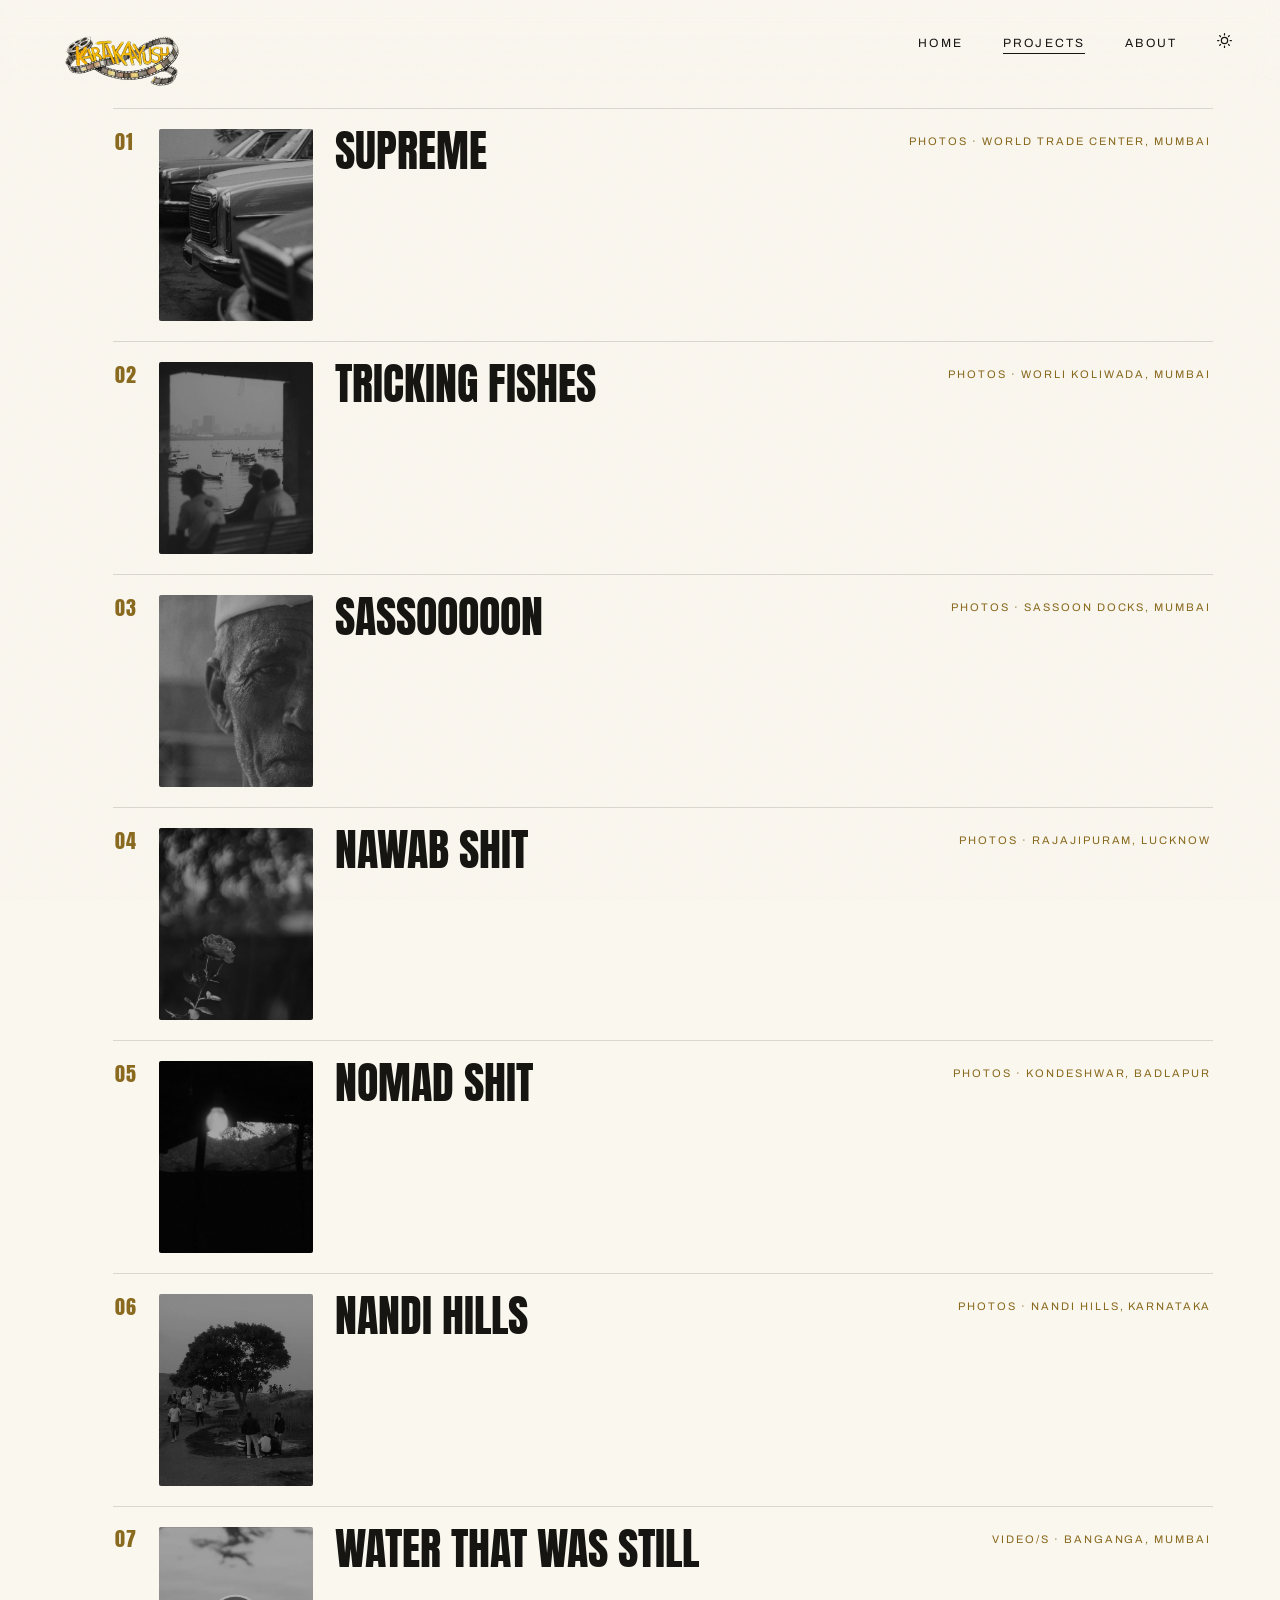
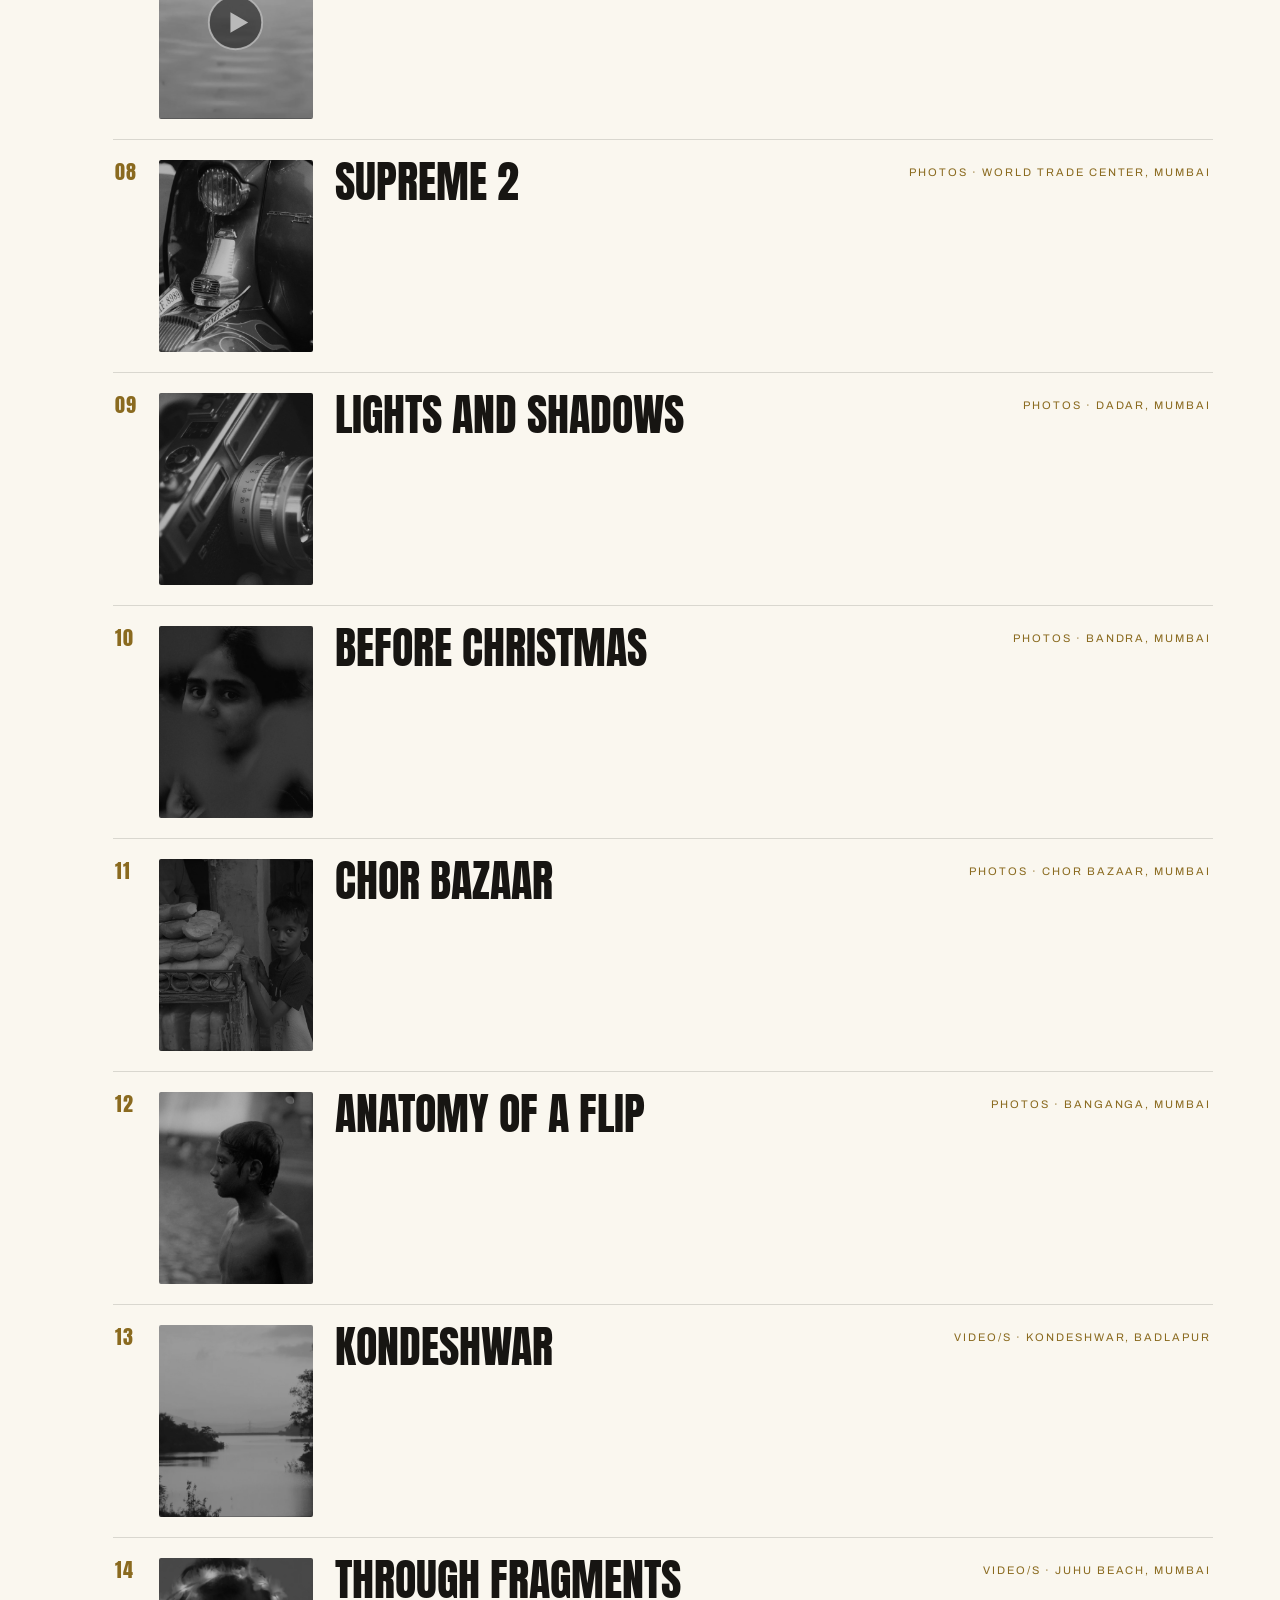
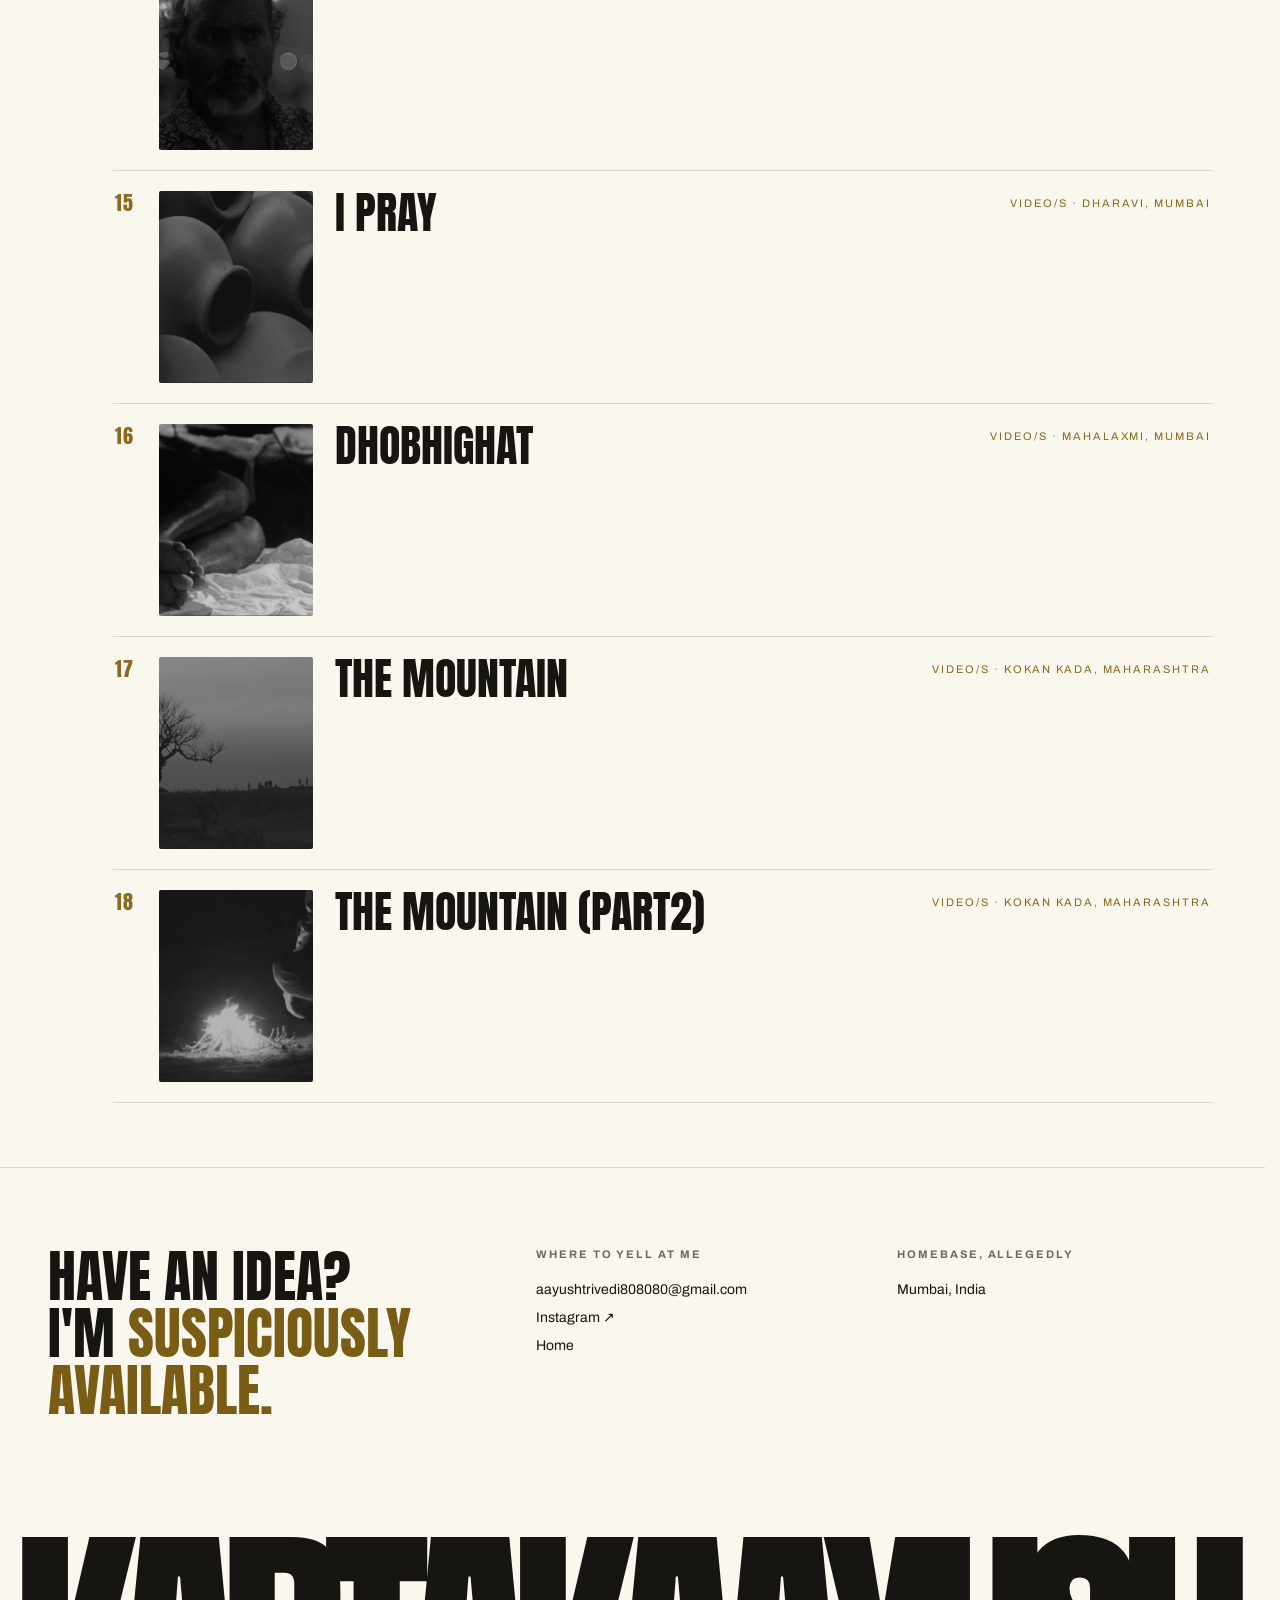
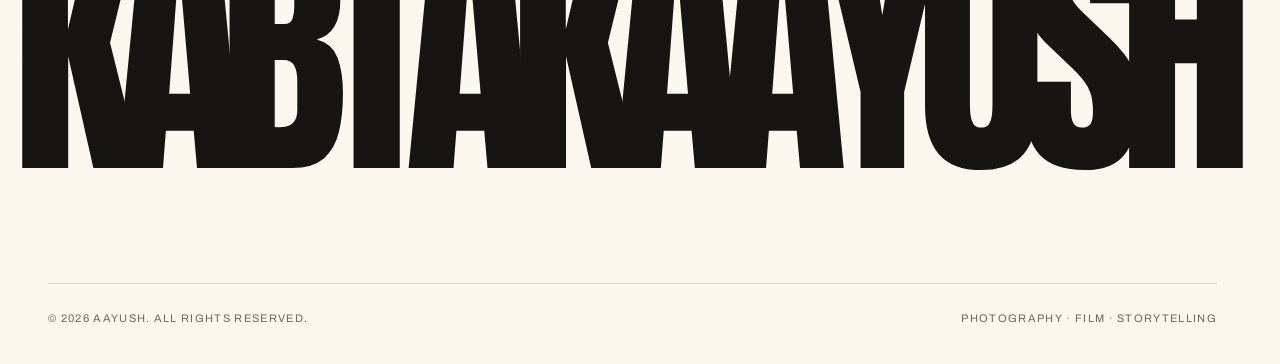
<file: projects.html>
<!DOCTYPE html>
<html lang="en">
<head>
  <meta charset="UTF-8" />
  <meta name="viewport" content="width=device-width, initial-scale=1.0" />
  <title>Projects — KabTakAayush</title>
  <meta name="description" content="A collection of photo and film projects by Aayush." />

  <!-- The theme, resolved BEFORE the stylesheet paints. Deliberately inline
       and duplicated into every page: an external script cannot be guaranteed
       to run before first paint, and no-FOUC is a hard constraint. Only the
       pre-paint stamp lives here — all behaviour after first paint is theme.js.
       A localStorage throw (private mode) degrades to the OS preference. -->
  <script>
  (function(){var t;try{t=localStorage.getItem('kta-theme')}catch(_){}
  if(t!=='light'&&t!=='dark')t=window.matchMedia&&matchMedia('(prefers-color-scheme: light)').matches?'light':'dark';
  document.documentElement.setAttribute('data-theme',t);})();
  </script>
  <meta name="theme-color" content="#0a0a0a" media="(prefers-color-scheme: dark)" />
  <meta name="theme-color" content="#faf7ef" media="(prefers-color-scheme: light)" />

  <link rel="stylesheet" href="styles.css" />
</head>
<body>
  <div class="grain"></div>

  <nav class="nav">
    <a href="index.html" class="nav__mark">
      <img src="assets/images/logo.png" alt="KabTakAayush" class="nav__logo"
           onerror="this.style.display='none'; this.nextElementSibling.style.display='inline';" />
      <span class="nav__mark-fallback" style="display:none;">KabTakAayush</span>
    </a>
    <ul class="nav__links">
      <li><a href="index.html">Home</a></li>
      <li><a href="projects.html" aria-current="page">Projects</a></li>
      <li><a href="about.html">About</a></li>
      <li><button class="nav__theme" type="button" aria-label="Switch to light theme" title="Switch to light theme">
        <svg class="nav__theme-icon nav__theme-icon--moon" viewBox="0 0 24 24" aria-hidden="true" focusable="false"><path d="M21 12.79A9 9 0 1 1 11.21 3 7 7 0 0 0 21 12.79z"/></svg>
        <svg class="nav__theme-icon nav__theme-icon--sun" viewBox="0 0 24 24" aria-hidden="true" focusable="false"><circle cx="12" cy="12" r="5"/><path d="M12 1v2M12 21v2M4.22 4.22l1.42 1.42M18.36 18.36l1.42 1.42M1 12h2M21 12h2M4.22 19.78l1.42-1.42M18.36 5.64l1.42-1.42"/></svg>
      </button></li>
    </ul>
  </nav>

  <!-- ============ PROJECT INDEX ============
       One centred, full-page-scrolling list of project titles, each row
       carrying its own inline thumbnail. The same layout at every width
       (no desktop tableau / hover preview). script.js paints each row's
       thumbnail and flags click-through for the mosaic reveal. See ADR 0007. -->
  <section class="index" id="project-index" aria-label="Project index">

    <!-- Rows are rendered from the Manifest (PROJECTS in projects-data.js)
         by index-render.js — do not hand-author <li>s here. See ADR 0004. -->
    <ul class="index__list" id="project-index-list"></ul>

  </section>

  <!-- ============ FOOTER ============ -->
  <footer class="footer">
    <div class="footer__grid">
      <div>
        <p class="footer__cta" data-reveal>
          Have an idea?<br />I'm <span class="accent">suspiciously available.</span>
        </p>
      </div>
      <div class="footer__col" data-reveal data-reveal-delay="1">
        <h4>Where to yell at me</h4>
        <a href="mailto:aayushtrivedi808080@gmail.com">aayushtrivedi808080@gmail.com</a>
        <a href="https://www.instagram.com/kabtakaayush/" target="_blank" rel="noopener noreferrer">Instagram ↗</a>
        <a href="index.html">Home</a>
      </div>
      <div class="footer__col" data-reveal data-reveal-delay="2">
        <h4>Homebase, allegedly</h4>
        <p>Mumbai, India</p>
      </div>
    </div>
    <p class="footer__wordmark footer__wordmark--piano" aria-hidden="true">KabTakAayush</p>
    <div class="footer__base">
      <span>© 2026 Aayush. All rights reserved.</span>
      <span>Photography · Film · Storytelling</span>
    </div>
  </footer>

  <script src="theme.js"></script>
  <script src="projects-data.js"></script>
  <script src="index-render.js"></script>
  <script src="script.js"></script>
</body>
</html>
</file>
<file: styles.css>
/* ============================================================
   KabTakAayush — Portfolio
   Design language: cinematic black & gold, condensed display
   type, generous negative space, motion tied to scroll/hover.
   ============================================================ */

@import url('https://fonts.googleapis.com/css2?family=Anton&family=Archivo:wght@400;500;600&display=swap');

/* ------------------------------------------------------------
   The theme — two static themes, never a third (ADR 0015).

   Two layers. PRIMITIVES are literal brand colours and never move.
   SEMANTIC tokens name a *role* (`--bg`, `--ink`, `--accent`) and are
   what everything below consumes; only their values change per theme.

   Dark lives on `:root`, so it is also the no-JS state and the state
   the page holds before the inline <head> resolver runs. Light is a
   `html[data-theme="light"]` override, mirrored once into a
   `prefers-color-scheme` block purely as the no-JS fallback.

   Ratios are computed, not eyeballed — `tools/contrast-check.ps1`.
   Change a value there and here together, or the table is a lie.
   ------------------------------------------------------------ */
:root {
  /* Primitives. `--gold` and `--gold-dim` are kept as ALIASES rather than
     deleted: JS and the Void's inline fallbacks reference them by name, and
     aliasing avoids a rename through code paths the CSS sweep can't see. */
  --black: #0a0a0a;
  --black-soft: #141412;
  --cream: #f3ede1;
  --grey: #8c887e;
  --gold: var(--accent);
  --gold-dim: var(--accent-dim);

  /* Semantic layer — dark theme values. */
  --bg: #0a0a0a;              /* page ground */
  --bg-deep: #080808;         /* Void clear colour / loader ground */
  --surface: #141412;         /* raised surface */
  --ink: #f3ede1;             /* body text          16.98:1 on --bg */
  --muted: #8c887e;           /* secondary text      5.60:1 on --bg */
  --accent: #e3b23c;          /* gold that must be READ  10.09:1 on --bg */
  --accent-dim: #a8822c;      /* decorative / large gold  5.56:1 on --bg */
  --accent-fill: #e3b23c;     /* bright brand gold, large fills only */
  --fill-ink: #0a0a0a;        /* the label ON a gold fill — dark in BOTH themes */
  --line: rgba(243, 237, 225, 0.12);

  /* Channel triplets, so the ~30 hardcoded rgba() values across the site
     can be written as rgba(var(--bg-rgb), …) and theme for free. */
  --ink-rgb: 243, 237, 225;
  --bg-rgb: 10, 10, 10;
  --bg-deep-rgb: 8, 8, 8;
  --accent-rgb: 227, 178, 60;

  /* The grain was tuned against near-black; on paper it needs a different
     blend entirely, so both halves are tokens. */
  --grain-blend: soft-light;
  --grain-opacity: 0.07;

  --display: 'Anton', 'Archivo Black', sans-serif;
  --text: 'Archivo', sans-serif;

  --ease-out: cubic-bezier(0.23, 1, 0.32, 1);
  --ease-in-out: cubic-bezier(0.77, 0, 0.175, 1);

  --nav-h: 84px;
}

/* Light — "ink & gold on paper". NOT an inversion: the hue is kept and the
   value is shifted. Brand gold is 1.96:1 on white, so gold splits into three
   roles here — read-gold (ochre), decorative-gold, and fill-gold. */
html[data-theme="light"] {
  --bg: #faf7ef;              /* paper, lifted out of the --cream family */
  --bg-deep: #f4f0e6;         /* light Void space — a step below page paper */
  --surface: #f3ede1;         /* --cream itself becomes the raised surface */
  --ink: #171512;             /* warm near-black  17.02:1 paper / 15.63:1 surface */
  --muted: #6e6a5e;           /*                   5.05:1 paper /  4.63:1 surface */
  --accent: #7a5d15;          /* gold-ink: ochre   5.76:1 paper /  5.29:1 surface */
  --accent-dim: #8a6a1f;      /* decorative gold   4.71:1 paper (UI bar is 3:1) */
  --accent-fill: #e3b23c;     /* brand gold survives here, with --fill-ink on top */
  --fill-ink: #0a0a0a;        /* 10.09:1 on the fill */
  --line: rgba(23, 21, 18, 0.14);
  --ink-rgb: 23, 21, 18;
  --bg-rgb: 250, 247, 239;
  --bg-deep-rgb: 244, 240, 230;
  --accent-rgb: 122, 93, 21;
  --grain-blend: multiply;
  --grain-opacity: 0.04;
}

/* No-JS fallback ONLY. The resolver stamps data-theme before first paint, so
   in practice this block never wins; it exists so a visitor with JS blocked
   still gets the colour scheme their OS asked for. Kept a literal duplicate
   of the block above — CSS has no mixin, and one indirection here would cost
   the pre-paint guarantee. */
@media (prefers-color-scheme: light) {
  html:not([data-theme]) {
    --bg: #faf7ef;
    --bg-deep: #f4f0e6;
    --surface: #f3ede1;
    --ink: #171512;
    --muted: #6e6a5e;
    --accent: #7a5d15;
    --accent-dim: #8a6a1f;
    --accent-fill: #e3b23c;
    --fill-ink: #0a0a0a;
    --line: rgba(23, 21, 18, 0.14);
    --ink-rgb: 23, 21, 18;
    --bg-rgb: 250, 247, 239;
    --grain-blend: multiply;
    --grain-opacity: 0.04;
  }
}

* {
  margin: 0;
  padding: 0;
  box-sizing: border-box;
}

html {
  overflow-x: hidden;
  /* Do NOT re-add `scroll-behavior: smooth` globally: it double-animates
     listing.js's per-frame snap-to-beat `scrollTo` (listing.js ~367/373).
     admin.html's explicit `scrollIntoView({ behavior: 'smooth' })` calls
     opt in to smoothness on their own and are unaffected. */
  /* Reserve the scrollbar lane at all times so the layout never shifts
     when a scrollbar appears or disappears (e.g. at intro end on
     Windows where classic scrollbars consume ~17 px of page width). */
  scrollbar-gutter: stable;
}

body {
  /* The theme's ground. This was `var(--hour-tint, var(--black))` — a
     clock-driven grade that owned the page's negative space. The Hour is
     retired (ADR 0015); two systems cannot both own the background pixels.
     Its one hard rule survives here: the theme grades only the room around
     the work, never a photographic pixel. */
  background: var(--bg);
  color: var(--ink);
  font-family: var(--text);
  -webkit-font-smoothing: antialiased;
  /* Browsers default to an I-beam over any text, implying it's
     editable — it isn't. Force the plain arrow everywhere, then
     hand `pointer` back explicitly to links and other clickable
     elements below, so only genuinely interactive things look it. */
  cursor: default;
  /* Belt to the `html { overflow-x: hidden }` suspenders above.
     On Android Chrome, `overflow-x: hidden` on `html` alone hides
     the scrollbar but still lets the layout viewport widen to
     contain children that overflow during the first paint —
     triggering shrink-to-fit and the "tablet flash" on phones.
     `clip` on `body` prevents the widening without creating a
     scroll container or extra paint pass. */
  overflow-x: clip;
  max-width: 100%;
}

/* Home page only — the landing experience is a single fixed
   viewport; vertical page scroll is locked so wheel/touch input
   can be redirected into horizontal motion of the reel instead. */
body.is-landing {
  height: 100vh;
  overflow: hidden;
}

@media (prefers-reduced-motion: reduce) {
  body.is-landing {
    height: auto;
    overflow: visible;
  }
}

/* Contrast-safe override, inherited whole from The Hour: when the system asks
   for more contrast, each theme pins to ITS OWN neutral ground — no
   atmosphere, no warmth, no lift. Legibility is never traded for mood.

   The Hour's version forced --black unconditionally, which would have handed
   a light-theme visitor a black page for asking for MORE contrast. Pinned per
   theme instead: pure near-black in dark, pure paper in light. */
@media (prefers-contrast: more) {
  body {
    background: #0a0a0a !important;
  }

  html[data-theme="light"] body {
    background: #fffdf8 !important;
  }
}

@media (prefers-contrast: more) and (prefers-color-scheme: light) {
  html:not([data-theme]) body {
    background: #fffdf8 !important;
  }
}

img, video {
  display: block;
  max-width: 100%;
}

a {
  color: inherit;
  text-decoration: none;
  cursor: pointer;
}

::selection {
  background: var(--accent-fill);
  color: var(--fill-ink);
}

/* Subtle film-grain overlay across the whole site */
.grain {
  position: fixed;
  inset: 0;
  pointer-events: none;
  z-index: 200;
  /* `overlay` barely moves a base this close to black — it scales any
     blend value by `2 × base`, which caps the visible swing at ~0.08
     of full range. `soft-light` is gentler in general but reads far
     more evenly across both the near-black body and the cream cards,
     so a small opacity bump here actually shows up as grain instead
     of vanishing into the background.

     That reasoning was all written against a near-black ground, so both
     halves are tokens now: on paper `soft-light` lifts toward white and
     reads as haze rather than grain, so the light theme swaps to
     `multiply` at a lower opacity to keep it reading as texture. */
  opacity: var(--grain-opacity);
  mix-blend-mode: var(--grain-blend);
  background-image: url("data:image/svg+xml,%3Csvg xmlns='http://www.w3.org/2000/svg' width='120' height='120'%3E%3Cfilter id='n'%3E%3CfeTurbulence type='fractalNoise' baseFrequency='0.9' numOctaves='2' stitchTiles='stitch'/%3E%3C/filter%3E%3Crect width='100%25' height='100%25' filter='url(%23n)'/%3E%3C/svg%3E");
}

/* ============================================================
   The bulb — the theme-switch transition

   Asymmetric on purpose, like a real tungsten fixture: dark->light
   flickers ON (theme.js drives the opacity curve), light->dark snaps
   OFF with no overlay at all. A flicker on the way *down* would read
   as a bug, not as character.

   This element only declares the surface. The curve itself lives in
   theme.js, because the pulse spacing is deliberately uneven and a
   CSS keyframe block is the wrong place to argue with.

   Two properties here are load-bearing, not styling:
     - `pointer-events: none` keeps the page fully interactive for the
       whole transition. The bulb must never eat a click.
     - z-index 250 puts it above .grain (200) and above the Void's
       canvas, so ONE element covers the entire surface — which is what
       lets it hide the seam while the WebGL clear colour swaps
       underneath it.
   ============================================================ */
.theme-bulb {
  position: fixed;
  inset: 0;
  z-index: 250;
  pointer-events: none;
  opacity: 0;
  will-change: opacity;
}

/* Reduced motion: no flicker in either direction, ever. The swap is an
   instant clean cut. theme.js checks the same query before it builds the
   overlay at all — this rule is the belt to that suspenders, so the
   contract holds even if the element is somehow left in the DOM. */
@media (prefers-reduced-motion: reduce) {
  .theme-bulb {
    display: none !important;
  }
}

/* ============================================================
   Nav
   ============================================================ */
.nav {
  position: fixed;
  top: 0;
  left: 0;
  right: 0;
  height: var(--nav-h);
  display: flex;
  align-items: center;
  justify-content: space-between;
  padding: 0 48px;
  z-index: 100;
  background: linear-gradient(to bottom, rgba(var(--bg-rgb),0.85) 0%, rgba(var(--bg-rgb),0.55) 70%, rgba(var(--bg-rgb),0) 100%);
  backdrop-filter: blur(10px);
  -webkit-backdrop-filter: blur(10px);
}

.nav__mark {
  display: flex;
  align-items: center;
  gap: 12px;
  font-family: var(--display);
  font-size: 20px;
  letter-spacing: 0.04em;
  transition: opacity 160ms var(--ease-out);
}

@media (hover: hover) and (pointer: fine) {
  .nav__mark:hover {
    opacity: 0.7;
  }
}

.nav__logo {
  height: 200px; /* 40px + 400% — overflows the 84px nav bar by design, like a badge sitting on top of it */
  width: auto;
  flex-shrink: 0;
  display: block;
  object-fit: contain;
  transform: translateY(20px);
}

.nav__mark-fallback {
  font-family: var(--display);
  font-size: 20px;
  letter-spacing: 0.04em;
}

.nav__links {
  display: flex;
  gap: 40px;
  list-style: none;
}

/* The theme toggle is a real <button> reset to text-link appearance, and it
   Being a real button, Tab / Enter / Space and the focus ring come for free;
   there is no custom key handling anywhere for it. */
.nav__links a {
  font-size: 12px;
  letter-spacing: 0.18em;
  text-transform: uppercase;
  position: relative;
  padding-bottom: 4px;
}

.nav__links a::after {
  content: '';
  position: absolute;
  left: 0;
  bottom: 0;
  width: 100%;
  height: 1px;
  background: currentColor;
  transform: scaleX(0);
  transform-origin: left;
  transition: transform 220ms var(--ease-out);
}

.nav__links a:hover::after,
.nav__links a[aria-current="page"]::after {
  transform: scaleX(1);
}

/* ------------------------------------------------------------
   The theme toggle — a sun/moon glyph, not type.

   It carries no label, so it does NOT take the links' underline sweep: an
   underline sitting beneath a 15px icon reads as an artefact rather than as
   the nav's voice. Its hover analogue is a shift to `--accent` instead —
   the same "this is live" signal the underline gives the links.

   WHICH GLYPH SHOWS IS PURE CSS, keyed off `html[data-theme]`. That matters
   more than it looks: the correct glyph is painted by the same stylesheet
   pass that paints the theme, so it can never flash the wrong icon before
   theme.js runs, and it stays correct on a page where JS never loads at all.
   theme.js only ever touches the accessible name.

   The glyph shows the theme you are IN (moon while dark). The accessible
   name names what pressing it DOES ("Switch to light theme"), because a
   control's name has to be its action. If the visual convention should flip
   to naming the destination instead, it is the two `display` lines below —
   nothing else changes.
   ------------------------------------------------------------ */
.nav__theme {
  /* Button reset — everything the UA adds that a text link doesn't have. */
  appearance: none;
  -webkit-appearance: none;
  background: none;
  border: 0;
  margin: 0;
  font: inherit;
  color: inherit;
  cursor: pointer;

  display: inline-flex;
  align-items: center;
  justify-content: center;
  /* Padding, not width/height: it makes the tap target while letting the
     glyph stay optically the size of the type beside it. */
  padding: 6px;
  margin: -6px;
  transition: color 200ms var(--ease-out);
}

.nav__theme:hover,
.nav__theme:focus-visible {
  color: var(--accent);
}

.nav__theme-icon {
  display: block;
  width: 15px;
  height: 15px;
  fill: none;
  stroke: currentColor;
  stroke-width: 2;
  stroke-linecap: round;
  stroke-linejoin: round;
}

/* Dark is :root's default, so the moon is the default glyph — which is also
   what a no-JS visitor with no OS preference correctly gets. */
.nav__theme-icon--sun { display: none; }

html[data-theme="light"] .nav__theme-icon--sun { display: block; }
html[data-theme="light"] .nav__theme-icon--moon { display: none; }

/* No-JS fallback, mirroring the token block's own. */
@media (prefers-color-scheme: light) {
  html:not([data-theme]) .nav__theme-icon--sun { display: block; }
  html:not([data-theme]) .nav__theme-icon--moon { display: none; }
}

/* ============================================================
   Layout helpers
   ============================================================ */
.section {
  position: relative;
  padding: 0 48px;
}

.eyebrow {
  font-size: 12px;
  letter-spacing: 0.22em;
  text-transform: uppercase;
  color: var(--accent);
}

/* Back-to-projects button — sits on its own line above the eyebrow
   on every project detail page, sized and styled like a real button
   (same gold fill-sweep language as `.btn`) so it reads as the clear,
   first "get me out of here" control rather than a buried text link. */
.back-btn {
  position: relative;
  display: inline-flex;
  align-items: center;
  gap: 10px;
  margin-bottom: 28px;
  padding: 13px 24px 13px 18px;
  font-size: 11px;
  letter-spacing: 0.18em;
  text-transform: uppercase;
  color: var(--ink);
  border: 1px solid var(--line);
  overflow: hidden;
  transition: color 200ms var(--ease-out), border-color 200ms var(--ease-out), transform 160ms var(--ease-out);
}

.back-btn::before {
  content: '';
  position: absolute;
  inset: 0;
  background: var(--accent-fill);
  clip-path: inset(0 100% 0 0);
  transition: clip-path 320ms var(--ease-out);
  z-index: -1;
}

.back-btn:hover,
.back-btn:focus-visible {
  color: var(--fill-ink);
  border-color: var(--accent-fill);
}

.back-btn:hover::before,
.back-btn:focus-visible::before {
  clip-path: inset(0 0 0 0);
}

/* Light sweeps the darker gold-ink instead of the shared bright fill.
   `--accent-fill` deliberately survives into light carrying `--fill-ink`, which
   is why this arrived wearing the dark theme's yellow; on paper the mark should
   be the same ochre the rest of light mode reads in.

   The label has to move with the fill — `--fill-ink` near-black on `--accent`
   is 3.21:1 and fails, the ground colour on top is 5.76:1. So light inverts
   dark's arrangement rather than copying it: dark is a bright fill with a dark
   label, light is a dark fill with a paper label.

   `:focus-visible` is carried through because the base rules treat it as the
   hover twin — dropping it would leave keyboard focus painting a near-black
   label onto the new ochre. The sweep itself needs no stacking fix here: the
   resting button has no background for a `z-index: -1` pseudo to hide under,
   and the floating variant forms its own stacking context (fixed + z-index,
   plus the backdrop-filter), where a negative-z child paints after the
   element's background rather than beneath it. */
html[data-theme="light"] .back-btn::before {
  background: var(--accent);
}

html[data-theme="light"] .back-btn:hover,
html[data-theme="light"] .back-btn:focus-visible {
  color: var(--bg);
  border-color: var(--accent);
}

.back-btn:active {
  transform: scale(0.97);
}

.back-btn__arrow {
  display: inline-block;
  transition: transform 220ms var(--ease-out);
}

.back-btn:hover .back-btn__arrow,
.back-btn:focus-visible .back-btn__arrow {
  transform: translateX(-4px);
}

@media (prefers-reduced-motion: reduce) {
  .back-btn,
  .back-btn::before,
  .back-btn__arrow {
    transition: none;
  }
}

/* Scrolled state — once the header has scrolled away, script.js adds
   `is-floating` so the back control detaches to a fixed top-left corner
   and stays reachable. Held at low opacity so it never competes with the
   mosaic, rising to full opacity on hover/focus. The `[data-reveal]`
   qualifier is here only to out-specify `[data-reveal].is-visible`
   (which also sets opacity and sits later in this file); the back button
   always carries that attribute, so the low-opacity dim actually wins. */
.back-btn[data-reveal].is-floating {
  position: fixed;
  top: calc(var(--nav-h) + 14px);
  left: 24px;
  /* Above the nav (z-index 100): the nav's oversized wordmark logo (a
     link to the home page) overflows below the bar and would otherwise
     sit over this button and swallow the click — which is exactly the
     "works on mobile, dead on desktop" bug, since the desktop logo is
     the tall one. Sitting on top keeps the back control clickable. */
  z-index: 110;
  margin: 0;
  opacity: 0.32;
  background: rgba(var(--bg-rgb), 0.55);
  backdrop-filter: blur(8px);
  -webkit-backdrop-filter: blur(8px);
}

.back-btn[data-reveal].is-floating:hover,
.back-btn[data-reveal].is-floating:focus-visible {
  opacity: 1;
}

@media (prefers-reduced-motion: reduce) {
  .back-btn.is-floating {
    transition: opacity 240ms var(--ease-out);
  }
}

.sprocket {
  display: flex;
  gap: 10px;
  align-items: center;
}

.sprocket span {
  width: 6px;
  height: 6px;
  border: 1px solid var(--line);
  flex-shrink: 0;
}

/* ============================================================
   Reveal-on-scroll utility
   ============================================================ */
[data-reveal] {
  opacity: 0;
  transform: translateY(20px);
  filter: blur(4px);
  transition: opacity 520ms var(--ease-out),
              transform 520ms var(--ease-out),
              filter 520ms var(--ease-out);
}

[data-reveal].is-visible {
  opacity: 1;
  transform: translateY(0);
  filter: blur(0);
}

[data-reveal-delay="1"] { transition-delay: 60ms; }
[data-reveal-delay="2"] { transition-delay: 120ms; }
[data-reveal-delay="3"] { transition-delay: 180ms; }
[data-reveal-delay="4"] { transition-delay: 240ms; }

/* Reduced motion: reveals keep their opacity fade (content still visibly
   arrives) but never move or blur. Delays are left in place — a staggered
   opacity fade is gentle and keeps the reading order legible. */
@media (prefers-reduced-motion: reduce) {
  [data-reveal] {
    transform: none;
    filter: none;
    transition: opacity 240ms var(--ease-out);
  }
}

/* ============================================================
   Hero
   ============================================================ */
/* ============================================================
   Landing — single non-scrolling viewport
   The whole home page lives inside one screen (height: 100vh,
   overflow hidden via body.is-landing). The headline sits top
   left, the about copy sits at middle-left below it, and a
   horizontal reel of frames runs along the bottom — wheel/touch
   input is captured in script.js and converted into horizontal
   track motion (scroll-jacking) instead of page scroll.
   ============================================================ */
.landing {
  position: relative;
  height: 100vh;
  overflow: hidden;
}

.landing__copy-wrap {
  position: absolute;
  top: var(--nav-h);
  bottom: 46vh;
  left: 0;
  right: 0;
  z-index: 2;
  display: flex;
  flex-direction: column;
  justify-content: space-between;
  padding: 40px 48px;
  pointer-events: none;
}

.landing__copy-wrap > * {
  pointer-events: auto;
}

.landing__title {
  margin-top: 18px;
  font-family: var(--display);
  font-weight: 400;
  text-transform: uppercase;
  line-height: 0.86;
  letter-spacing: -0.01em;
  font-size: clamp(48px, 9vw, 132px);
}

.landing__title .line {
  display: block;
  overflow: hidden;
}

.landing__title .line span {
  display: inline-block;
  transform: translateY(110%);
  transition: transform 900ms var(--ease-out);
}

.landing__title .line:nth-child(1) span { transition-delay: 80ms; }
.landing__title .line:nth-child(2) span { transition-delay: 180ms; }

.landing.is-loaded .landing__title .line span {
  transform: translateY(0);
}

/* Reel stays hidden until JS has measured, pre-positioned, and
   armed the entrance sweep — then fades in as the track slides right. */
.landing.is-reel-ready .landing__reel {
  opacity: 1;
}

.landing__title .accent {
  color: var(--accent);
}

.landing__about {
  max-width: 420px;
}

.landing__about p {
  font-size: 15px;
  line-height: 1.65;
  color: var(--muted);
  letter-spacing: 0.01em;
}

.landing__about strong {
  color: var(--ink);
  font-weight: 500;
}

.landing__links {
  margin-top: 26px;
  display: flex;
  gap: 14px;
  flex-wrap: wrap;
}

/* ============================================================
   Landing reel — horizontal frame strip along the bottom
   Wheel/touch input is captured on .landing (script.js) and
   converted into a horizontal translateX of .landing__track —
   no native scrolling involved. Frames grow left → right; the
   sequence is duplicated and the translation wraps modulo half
   the track width, so the loop never visibly resets.
   ============================================================ */
.landing__reel {
  position: absolute;
  left: 0;
  right: 0;
  bottom: 0;
  height: 46vh;
  display: flex;
  align-items: flex-end;
  /* Hidden until settleReel() has pre-positioned the track — prevents the
     scale-1 → grow-curve pop and the zero-motion awkward appearance. */
  opacity: 0;
  transition: opacity 400ms var(--ease-out);
  /* No `overflow: hidden` here on purpose — the 46vh band only sets
     where frames anchor and how the position → scale gradient is
     measured. It must NOT also cap how tall a grown frame can paint,
     or every frame would be invisibly guillotined the moment it
     crossed this line — the exact ceiling you were running into.
     `.landing` (the outer section, just below) still clips at the
     viewport edge, and the headline sits in a higher stacking layer,
     so growth is free to spill upward over the copy without breaking
     the single-viewport layout or burying the text. */
}

.landing__track {
  display: flex;
  align-items: flex-end;
  gap: 0;
  width: max-content;
  /* No horizontal padding, no gap — frames butt up edge-to-edge so the
     looped sequence repeats with a perfectly uniform rhythm (frame,
     frame, frame, ...). Any spacing here would only exist once, at the
     very ends of the track, so the seam between the duplicated set and
     the original would carry a different rhythm than every other
     frame-to-frame transition — that mismatch is what reads as a
     snap/jitter at the loop point. Edge-to-edge flow keeps the rhythm —
     and the loop — truly seamless. */
  padding: 0 0 28px;
  will-change: transform;
}

.landing__frame {
  position: relative;
  flex-shrink: 0;
  margin: 0;
  /* `transform: scale()` never changes a flex child's box — only its
     paint. A frame shrunk to 0.5x still occupies its full-size slot in
     the row, so it visually pulls inward from its neighbours on EVERY
     side equally — that breathing room is an honest, inherent result
     of scaling paint without reflowing layout, not a bug to mask.
     (An earlier attempt to hide it by overlapping frame boxes ended up
     hiding only their left/right growth — since they grow upward from
     a shared baseline, that made the vertical growth look like
     disproportionate stretching. Leaving the box spacing alone keeps
     growth visible, and proportional, on all sides.) */
  overflow: hidden;
  background: var(--surface);
  width: clamp(175px, 18vw, 280px);
  height: clamp(220px, 22vw, 340px);
  /* Frames sit on a shared baseline (align-items: flex-end on the
     track), so they grow upward from that line — matching how the
     reference reel's images expand without breaking the row's footing. */
  transform-origin: center bottom;
  /* Promote each frame to its own compositing layer so the browser
     moves the already-rasterized (filtered) image as a texture during
     the track's transform, instead of re-rasterizing the grayscale
     filter on every frame — that re-rasterization at sub-pixel offsets
     is what reads as "jitter" or shimmer while scrolling. Size is no
     longer a fixed xs/sm/md/lg/xl step: script.js drives --frame-scale
     every frame from each image's live horizontal position — smallest
     at the left edge, largest at the right, continuously interpolated
     as it crosses the strip, exactly like the reference reel. */
  transform: translateZ(0) scale(var(--frame-scale, 1));
  backface-visibility: hidden;
  will-change: transform;
}

.landing__frame img {
  width: 100%;
  height: 100%;
  object-fit: cover;
  display: block;
  transition: transform 600ms var(--ease-out), filter 600ms var(--ease-out);
  filter: contrast(1.05);
}

@media (hover: hover) and (pointer: fine) {
  .landing__frame:hover img {
    transform: scale(1.05);
  }
}

.landing__frame {
  cursor: pointer;
}

/* ---------- Reel preview — small, click-anchored "loose print" ----------
   Not a centred modal — a little paper print that lands right where
   the visitor clicked, shown at its true, uncropped aspect ratio (the
   reel thumbnails are `object-fit: cover`-cropped; this is the whole
   frame). A scrap of "tape" and a faint random tilt give it the
   unplanned, hand-placed feel of something pulled from a contact sheet
   and stuck up on the spot — artistic and a little untidy on purpose,
   but built on the same disciplined grid as everything else here.
   It blooms open — and, on the next click anywhere on the reel or on
   the print itself, folds back shut — through a circular clip-path
   whose centre script.js pins to the exact clicked pixel each time
   (`--reveal-x`/`--reveal-y`), so the motion always radiates from
   wherever the visitor's attention actually is. */
.landing__preview {
  position: fixed;
  z-index: 90;
  display: block;
  padding: 14px 14px 40px;
  background: var(--cream);
  box-shadow: 0 28px 70px rgba(0, 0, 0, 0.45), 0 1px 0 rgba(0, 0, 0, 0.08);
  cursor: pointer;
  transform: rotate(var(--tilt, -2deg));
  clip-path: circle(0% at var(--reveal-x, 50%) var(--reveal-y, 50%));
  visibility: hidden;
  transition: clip-path 540ms var(--ease-out), visibility 0s linear 540ms;
}

.landing__preview.is-active {
  clip-path: circle(170% at var(--reveal-x, 50%) var(--reveal-y, 50%));
  visibility: visible;
  transition: clip-path 540ms var(--ease-out), visibility 0s linear 0s;
}

.landing__preview::before {
  /* A scrap of masking tape pinning the print in place — the kind of
     unplanned, handmade detail that makes a flat image feel physically
     set down rather than rendered. */
  content: '';
  position: absolute;
  top: -11px;
  left: 24px;
  width: 56px;
  height: 20px;
  background: rgba(var(--accent-rgb), 0.32);
  border: 1px solid rgba(var(--accent-rgb), 0.45);
  transform: rotate(-5deg);
}

.landing__preview-img {
  display: block;
  object-fit: contain;
  background: var(--surface);
}

@media (prefers-reduced-motion: reduce) {
  .landing__preview,
  .landing__preview.is-active {
    transition: none;
  }
}

@media (prefers-reduced-motion: reduce) {
  .landing { height: auto; overflow: visible; }
  .landing__copy-wrap { position: relative; bottom: auto; inset: auto; min-height: 70vh; }
  .landing__reel { position: relative; height: auto; opacity: 1; transition: none; }
  .landing__track { transform: none !important; overflow-x: auto; padding: 24px; }
}

/* ============================================================
   Buttons
   ============================================================ */
.btn {
  display: inline-flex;
  align-items: center;
  gap: 10px;
  padding: 16px 30px;
  font-size: 12px;
  letter-spacing: 0.18em;
  text-transform: uppercase;
  border: 1px solid var(--line);
  position: relative;
  overflow: hidden;
  transition: transform 160ms var(--ease-out), border-color 200ms var(--ease-out), color 200ms var(--ease-out);
}

.btn:active {
  transform: scale(0.97);
}

.btn::before {
  content: '';
  position: absolute;
  inset: 0;
  background: var(--accent-fill);
  clip-path: inset(0 100% 0 0);
  transition: clip-path 320ms var(--ease-out);
  z-index: -1;
}

.btn:hover {
  color: var(--fill-ink);
  border-color: var(--accent-fill);
}

.btn:hover::before {
  clip-path: inset(0 0 0 0);
}

.btn--ghost {
  border-color: var(--line);
}

@media (max-width: 980px) {
  .landing__copy-wrap { bottom: 50vh; }
  .landing__reel { height: 50vh; }
}

@media (max-width: 640px) {
  .nav { padding: 0 24px; }
  .nav__links { gap: 22px; }
  .section { padding-left: 24px; padding-right: 24px; }
  .landing__copy-wrap { padding: 28px 24px; bottom: 54vh; }
  .landing__about { max-width: none; }
  .landing__track { padding: 0 0 20px; gap: 0; }
}

/* ============================================================
   MOBILE — inner-page compatibility (additive only)
   Everything below is gated by max-width or pointer/touch
   capability so the desktop experience is byte-for-byte
   unchanged. Targets 360–430px phones; body copy ≥16px.
   ============================================================ */

/* ---- Compact nav: logo + all three links stay inline, smaller
   type and tighter spacing, tap targets ≥44px. No hamburger. ---- */
@media (max-width: 640px) {
  :root {
    /* Shorter bar on mobile so the page below isn't pushed down by
       the oversized desktop badge. */
    --nav-h: 60px;
  }

  .nav {
    padding: 0 18px;
    gap: 12px;
  }

  /* The desktop logo is a 200px badge overhanging the 84px bar by
     design — on a 60px mobile bar that badge swamps the screen and
     pushes layout. Shrink it to sit neatly inside the bar instead. */
  .nav__logo {
    height: 84px;
    transform: translateY(8px);
  }

  .nav__links {
    gap: 14px;
    flex-shrink: 0;
  }

  .nav__links a {
    font-size: 11px;
    letter-spacing: 0.12em;
    /* ≥44px tap target via vertical padding while keeping the bar
       compact; negative margin keeps the visual baseline aligned. */
    padding: 15px 2px;
    margin: -15px 0;
  }

  /* Same tap target, built the same way. The negative margin stays VERTICAL
     only, exactly as the links' does: pulling it in horizontally too would
     push the button's hit area into the flex gap and let it steal taps that
     were aimed at "About". A glyph is a smaller target than a word, so it is
     the one item in this row that has to buy its width honestly. */
  .nav__theme {
    padding: 15px 12px;
    margin: -15px 0;
  }
}

/* Below ~400px, tighten one more notch so the links never wrap or clip
   against the logo. The theme toggle made this a FOUR-item row — as a glyph
   it costs far less width than a LIGHT/DARK label would have, but the gap
   still comes down a notch to keep the row clear of the logo. */
@media (max-width: 400px) {
  .nav { padding: 0 14px; }
  .nav__links { gap: 11px; }
  .nav__links a { font-size: 10px; letter-spacing: 0.06em; }
  .nav__theme { padding: 15px 10px; margin: -15px 0; }
  .nav__theme-icon { width: 14px; height: 14px; }
  .nav__logo { height: 74px; }
}

/* ============================================================
   projects.html (index) — touch layout
   On touch/coarse-pointer devices the hover thumbnail preview
   can't work, so we hide the right-hand preview column + centre
   wordmark and turn each title row into a self-contained card
   with an ALWAYS-VISIBLE inline thumbnail. A single tap on the
   row navigates (the whole row is already an <a>). The
   hover-preview JS is skipped on touch (see script.js) so there
   are no ghost active/hover states.
   ============================================================ */
/* ============================================================
   project.html (mosaic) — touch / small-screen polish
   The grid already reflows to 1 column at ≤640px. The back button
   gets a comfortable tap target here; the page-head padding and
   mosaic image caps are handled in mobile blocks placed AFTER
   their base rules (further down) so source order lets them win.
   `.back-btn`'s base rule sits earlier in the file, so this
   override correctly takes precedence at mobile widths.
   ============================================================ */
@media (max-width: 640px) {
  .back-btn {
    /* Comfortable tap target — taller, a touch more reach. */
    padding: 15px 22px 15px 18px;
    font-size: 12px;
    margin-bottom: 24px;
  }

  /* Tuck the floating control nearer the edge below the shorter nav.
     Matches the desktop selector's specificity so these win. */
  .back-btn[data-reveal].is-floating {
    top: calc(var(--nav-h) + 10px);
    left: 16px;
    padding: 11px 16px;
  }
}

/* ============================================================
   about.html (listing) — small-screen rules live at the END of the
   Listing CSS section instead of here, in narrowest-last source order
   (640 → 430 → 360). Earlier this block sat before the desktop rules
   and was overridden by a later `@media (max-width: 640px)` block,
   so its 430px tuning was dead. See docs/about-phone-fit-plan.md.
   ============================================================ */

/* ============================================================
   Global mobile polish
   ============================================================ */
@media (max-width: 640px) {
  /* Footer wordmark is decorative and huge; keep it from being the
     thing that introduces horizontal overflow. */
  .footer {
    padding: 64px 24px 32px;
  }

  /* Qualified with `.footer` for specificity (0,2,0): the base
     `.footer__wordmark` rule (margin + font-size) sits LATER in the
     file, so a bare selector here would lose the cascade to it and
     these mobile values would never apply. */
  .footer .footer__wordmark {
    /* Leave a small viewport gutter on each side (footer padding is
       24px, this margin is -16px → 8px visible gap) so the first/last
       glyph never touches the screen edge at any phone width. */
    margin: 56px -16px 24px;
    /* The base clamp(96px, 25vw, …) makes the word overrun the band on
       phones, so `overflow: hidden` clips the last letter (the "h").
       The mark's rendered width is ~4.6× its font-size; at 18vw it sits
       comfortably inside the band with margin to spare, and
       `justify-content: space-between` still spreads it flush edge-to-
       edge — full word, no crop. */
    font-size: clamp(40px, 18vw, 108px);
  }

  /* Body-copy floor: 16px on mobile for the small print blocks. */
  .footer__col a,
  .footer__col p {
    font-size: 16px;
  }
}

/* Footer per-letter hover "peek" must not get stuck on touch —
   coarse pointers latch :hover until the next tap elsewhere, and once
   a WAAPI press (the Glissando) finishes and clears itself, that
   latched :hover would reassert and pull the letter back down + gold.
   Strip the hover transforms/colours entirely on no-hover devices so a
   tapped letter never sticks lifted or gold.

   Each selector is qualified with the `.footer` ancestor purely for
   specificity: the real `:hover` press rules live much LATER in the
   file (the `--piano` block), so at equal specificity they would win on
   source order and this neutraliser would do nothing. The extra `.footer`
   class lifts every selector here one notch above its counterpart so the
   reset wins regardless of source order.

   Deliberately resets colour/transform only — NOT `animation`. Every
   `.char` permanently carries the once-per-load scroll-in shimmer
   (`is-shimmer` → `footer-char-shimmer`, finished + held via `both`).
   Toggling `animation: none` on here (during the latched :hover) and off
   again (when the finger leaves) re-applies `animation-name`, which the
   browser treats as a fresh animation and RESTARTS — replaying the gold
   sweep on every letter the finger crosses. Leaving `animation` alone
   keeps the shimmer a true one-shot. */
@media (hover: none), (pointer: coarse) {
  .footer .footer__wordmark .char:hover,
  .footer .footer__wordmark .char:hover + .char,
  .footer .footer__wordmark .char:has(+ .char:hover),
  .footer .footer__wordmark--flicker .char:hover,
  .footer .footer__wordmark--flicker .char:hover + .char,
  .footer .footer__wordmark--flicker .char:has(+ .char:hover),
  .footer .footer__wordmark--piano .char:hover,
  .footer .footer__wordmark--piano .char:hover + .char,
  .footer .footer__wordmark--piano .char:has(+ .char:hover),
  .footer .footer__wordmark--piano .char:hover + .char + .char,
  .footer .footer__wordmark--piano .char:has(+ .char + .char:hover) {
    color: var(--ink);
    transform: none;
    filter: none;
  }
}

/* Touch can't hover, so the per-letter "peek" never fires there. Instead,
   the first time the wordmark scrolls into view we sweep a single gold
   ripple across it left-to-right — the same warm-and-lift language as the
   hover, played once as a wave. script.js adds `.is-shimmer` and sets each
   letter's `--ci` index (touch only, and never under reduced motion); the
   staggered per-letter delay turns that index into the ripple. */
@media (hover: none), (pointer: coarse) {
  .footer__wordmark.is-shimmer .char {
    animation: footer-char-shimmer 900ms var(--ease-out) both;
    animation-delay: calc(var(--ci, 0) * 55ms);
  }
}

@keyframes footer-char-shimmer {
  0%,
  100% { color: var(--ink); transform: none; }
  45%  { color: var(--accent); transform: scale(1.08) translateY(-0.06em); }
}

/* ============================================================
   Page header (Projects)
   ============================================================ */
.page-head {
  padding: 200px 48px 80px;
  border-top: 1px solid transparent;
}

.page-head__title {
  font-family: var(--display);
  text-transform: uppercase;
  font-size: clamp(54px, 9vw, 120px);
  line-height: 0.92;
}

.page-head__sub {
  margin-top: 24px;
  max-width: 560px;
  font-size: 15px;
  line-height: 1.7;
  color: var(--muted);
}

/* Mobile page-head (project.html / projects.html) — placed AFTER the
   base rules above so source order lets these win at mobile widths.
   Smaller top padding (the nav bar is shorter on mobile) and a 16px
   body-copy floor on the sub-line. */
@media (max-width: 640px) {
  .page-head {
    padding: 120px 24px 48px;
  }

  .page-head__sub {
    font-size: 16px;
  }
}

/* ============================================================
   Projects index (Projects page) — one unified inline-thumbnail
   list at every width. A single centred column of
   [thumbnail] [num] [title] rows; the whole page scrolls. No
   pinned pane, no hover preview, no wordmark pivot. The one hover
   affordance (pointer devices only) is the thumbnail dropping
   grayscale to full colour — the brand's contact-sheet reveal,
   shared with the Mosaic. See ADR 0007.
   ============================================================ */
.index {
  margin-top: var(--nav-h);
  /* Responsive rightward nudge. As the thumbnails grow the left of each row
     gets heavier, so the centred column is given a *bounded* bias to the
     right: extra left padding only — `--nudge` is ~0 on phones and grows
     with the viewport, capped at 120px. Because it's padding (not a
     transform or negative margin) the column can never overflow or clip,
     and the list stays a plain centred block within the shifted content
     box. This refines — does not reverse — the centred-column commitment in
     ADR 0007 / ADR 0008. See ADR 0009. */
  --nudge: clamp(0px, 7vw - 28px, 120px);
  padding: 0 20px 40px;
  padding-left: calc(20px + var(--nudge));
}

/* Centred reading column — keeps the single-column list from stranding
   against the left edge on wide screens. The whole page scrolls; the
   list is a plain block with no internal scroll or edge-fade mask. */
.index__list {
  list-style: none;
  display: block;
  max-width: 760px;
  margin: 0 auto;
  padding: 24px 0;
}

.index__list li {
  border-bottom: 1px solid var(--line);
  /* Entrance cascade — each row fades up once on load, staggered by its
     own `--row-i` (set by index-render.js). CSS-only, no scroll observer,
     so it can never get stuck below the fold (the failure mode that retired
     the old data-reveal version — see index-render.js). `forwards` leaves
     the row at its resting state, where the pointer hover affordances live. */
  opacity: 0;
  transform: translateY(8px);
  animation: index-row-in 360ms var(--ease-out) both;
  animation-delay: calc(var(--row-i, 0) * 45ms);
}

@keyframes index-row-in {
  to {
    opacity: 1;
    transform: translateY(0);
  }
}

/* Motion-sensitive visitors get the list fully formed, no rise, no stagger. */
@media (prefers-reduced-motion: reduce) {
  .index__list li {
    opacity: 1;
    transform: none;
    animation: none;
  }
}

.index__list li:first-child {
  border-top: 1px solid var(--line);
}

/* Each row is a thumbnail-beside-title card; the whole <a> taps through.
   Top-aligned so that when a long title wraps to 2–3 lines at narrow
   widths the thumbnail anchors to the first line (contact-sheet feel)
   rather than floating in the row's vertical middle. */
.index__item {
  display: flex;
  align-items: flex-start;
  gap: 16px;
  padding: 16px 2px;
  text-decoration: none;
  color: var(--ink);
}

/* Keyboard focus — a visible ring on the whole row, not just the
   thumbnail's grayscale→colour bloom (which pointer hover also gets). */
.index__item:focus-visible {
  outline: 2px solid var(--accent);
  outline-offset: 4px;
  border-radius: 2px;
}

/* Always-visible inline thumbnail, painted from the row's own data-thumb
   (mirrored to --thumb in script.js) via ::before — no extra markup, and
   it works for every project automatically. Touch / no-hover devices see
   the thumb in full colour (no idle desaturation, since there is no hover
   that would ever bring it back). */
.index__item::before {
  content: '';
  flex: 0 0 auto;
  /* Fluid size from phone to large screen — one continuous clamp instead of
     a phone/desktop pair of fixed sizes, so the thumbnail fills more of the
     row as the viewport grows (≈88px wide on a small phone up to ≈200px on a
     wide monitor) with no breakpoint jump. `aspect-ratio` holds the 4:5
     contact-sheet portrait at every width, so only one dimension is set. */
  width: clamp(88px, 12vw, 200px);
  aspect-ratio: 4 / 5;
  background-image: var(--thumb);
  background-size: cover;
  background-position: center;
  background-color: var(--surface);
  border-radius: 2px;
  transition: filter 460ms var(--ease-out);
}

/* Film projects carry a play glyph centred on their thumbnail, so a film
   reads as motion at a glance — including on phones, where the "Film · …"
   meta line is hidden. Layered as a second background on the same ::before
   (translucent disc + cream triangle over the photo), so it needs no extra
   markup and scales with the thumbnail at every width. The renderer already
   stamps `data-type="film"`; this is pure CSS. */
.index__item[data-type="film"]::before {
  background-image:
    url("data:image/svg+xml,%3Csvg xmlns='http://www.w3.org/2000/svg' viewBox='0 0 48 48'%3E%3Ccircle cx='24' cy='24' r='21' fill='%230a0a0a' fill-opacity='0.5'/%3E%3Ccircle cx='24' cy='24' r='21' fill='none' stroke='%23f3ede1' stroke-opacity='0.85' stroke-width='1.5'/%3E%3Cpath d='M20 16l14 8-14 8z' fill='%23f3ede1'/%3E%3C/svg%3E"),
    var(--thumb);
  background-position: center, center;
  background-size: 40%, cover;
  background-repeat: no-repeat, no-repeat;
}

@media (prefers-reduced-motion: reduce) {
  .index__item::before {
    transition: none;
    transform: none;
  }
}

/* Pointer-only row hover — the contact-sheet reveal. On a pointer device,
   thumbs sit dim and grey at rest and bloom to full colour when their row is
   hovered or focused — the row IS the preview. The title gets a quiet nudge +
   gold tint, the frame number tints with it. Touch devices get none of this
   (no `:hover`); their thumbs stay full colour at idle so a static list still
   reads cleanly there. See ADR 0008, refined by ADR 0009.

   No size jump on the thumbnail: ADR 0008's ~1.18× in-place enlarge was tuned
   for the old small (104px) thumbnail. With the responsive thumbnail (up to
   200px, see ADR 0009) an 18% grow spilled past the gap into the title and
   down into the next row, so the enlarge is dropped — the grayscale→colour
   bloom is the feedback now, and nothing ever leaves the row. */
@media (hover: hover) and (pointer: fine) {
  .index__item::before {
    filter: grayscale(1) brightness(0.78);
    transition: filter 220ms var(--ease-out);
  }
  .index__title {
    transition: transform 220ms var(--ease-out), color 220ms var(--ease-out);
  }
  .index__num {
    transition: color 220ms var(--ease-out);
  }
  .index__item:hover .index__num,
  .index__item:focus-visible .index__num {
    color: var(--accent);
  }
  .index__item:hover::before,
  .index__item:focus-visible::before {
    filter: grayscale(0) brightness(1);
  }
  /* While the page is scrolling, take the rows out of hit-testing so the
     browser can't keep a stale :hover pinned to the row that was under the
     cursor before the scroll started (it doesn't re-evaluate :hover during a
     wheel scroll until the pointer moves). script.js toggles `is-scrolling`
     and clears it shortly after scrolling stops. Pointer devices only — this
     lives inside the hover media query — so touch tapping is never affected. */
  .index__list.is-scrolling .index__item {
    pointer-events: none;
  }
  .index__item:hover .index__title,
  .index__item:focus-visible .index__title {
    transform: translateX(8px);
    color: var(--accent);
  }
}

@media (prefers-reduced-motion: reduce) {
  .index__title {
    transition: none;
  }
}

/* Frame numbers — pulled into their own left-edge lane (order:-1, ahead of
   the thumbnail) so 01…12 stack like the frame numbers running down a strip
   of film. Display face, dim gold at rest; tints to gold with the title on
   hover (cohesion only — the meta line opposite stays inert, per ADR 0008). */
.index__num {
  order: -1;
  flex: 0 0 auto;
  min-width: 2.2ch;
  font-family: var(--display);
  font-size: clamp(15px, 0.7vw + 11px, 21px);
  line-height: 1;
  letter-spacing: 0.04em;
  color: var(--accent-dim);
  padding-top: 0.18em;
}

/* One continuous fluid size from phone to large screen. The old pair of
   clamps (24–38px below 769px, 34–44px above) stepped *down* 4px right at
   the breakpoint; this scales monotonically with no jump. `min-width: 0`
   lets the flex item shrink so long words wrap instead of overflowing,
   and balanced wrapping + hyphenation keep multi-line uppercase titles
   tidy at narrow widths. */
.index__title {
  font-family: var(--display);
  text-transform: uppercase;
  font-size: clamp(26px, 3.5vw + 12px, 44px);
  line-height: 0.98;
  color: var(--ink);
  flex: 1 1 auto;
  min-width: 0;
  overflow-wrap: break-word;
  hyphens: auto;
  text-wrap: balance;
}

/* Right-anchored "type · location" line — same canonical string already
   shown under a project's heading on its own page, so the two surfaces
   stay consistent in vocabulary. Hidden by default so mobile and tablet
   are pixel-identical to the title-only layout they had before; the
   desktop block below reveals it and lays it out. Refinement of ADR 0007. */
.index__meta {
  display: none;
}

/* Wider screens — let the centred column breathe: a larger thumbnail and
   roomier rows so it reads as a deliberate page rather than a stranded
   mobile view. (The title itself now scales continuously via the clamp
   above, so it no longer needs a breakpoint bump.) Same single-column
   layout, just scaled up a notch. */
@media (min-width: 769px) {
  /* Widen the centred reading column so a 1440/1920px monitor reads as a
     deliberate desktop layout with real content on both sides of the row.
     1100px is the guardrail against ADR 0007's "stranded" failure mode on
     4K: without it, a long title at the left edge and a short meta at the
     right edge would drift to opposite far edges with a dead gap between. */
  .index__list {
    max-width: 1100px;
  }
  .index__item {
    gap: 22px;
    padding: 20px 2px;
  }
  /* The thumbnail size is now one continuous clamp on `.index__item::before`
     (above); no desktop-only size override is needed. */
  /* Reveal the meta and pin it to the right edge of the row. The row is
     already a flex container with the title taking `flex: 1 1 auto`, so
     a sibling with `flex: 0 0 auto` and right-aligned text is enough to
     anchor the meta opposite the title — no grid is introduced. The row's
     `align-items: flex-start` keeps the meta anchored to the title's first
     line when a long title wraps, matching the inline thumbnail's
     contact-sheet anchor. */
  .index__meta {
    display: block;
    flex: 0 0 auto;
    max-width: 38%;
    margin-left: 16px;
    padding-top: 0.55em;
    font-family: var(--text);
    font-size: 11px;
    letter-spacing: 0.18em;
    text-transform: uppercase;
    text-align: right;
    color: var(--accent-dim);
    overflow-wrap: break-word;
    /* Quiet secondary tone — must sit opposite the big display title
       without competing with it. No motion, no hover affordance: the
       grayscale→colour thumbnail reveal stays the only one on the row. */
  }
}

@media (max-width: 640px) {
  /* Smaller side gutters on phones, but keep the same `--nudge` bias on the
     left so the rightward shift stays continuous across the breakpoint
     (the nudge is ~0 at phone widths anyway). */
  .index {
    padding: 0 14px 28px;
    padding-left: calc(14px + var(--nudge));
  }

  .index__item {
    gap: 14px;
    padding: 14px 2px;
  }
}

/* ============================================================
   Project mosaic — editorial collage grid of project images.
   Mixed-size tiles woven together with grid-auto-flow: dense,
   each one sized from its own image's aspect ratio (wide /
   tall / square). No physics — a calm responsive grid carrying
   the brand's grayscale-to-colour hover reveal.
   ============================================================ */
.mosaic {
  margin: 8px 48px 140px;
}

.mosaic__grid {
  display: grid;
  grid-template-columns: repeat(3, 1fr);
  grid-auto-rows: minmax(320px, 34vw);
  grid-auto-flow: dense;
  gap: 18px;
}

.mosaic__item {
  position: relative;
  margin: 0;
  overflow: hidden;
  border-radius: 2px;
  background: var(--surface);
  grid-column: span 1;
  grid-row: span 1;
  opacity: 0;
  transition: opacity 760ms var(--ease-out);
}

/* Tile settle lives on this inner wrapper so the frame (figure) carries
   no transform — the grid layout is fixed and seams can never open. */
.mosaic__settle {
  display: block;
  width: 100%;
  height: 100%;
  transform: scale(1.045);
  transform-origin: center center;
  transition: transform 900ms var(--ease-out);
  will-change: transform;
}

.mosaic__item.is-loaded {
  opacity: 1;
}

.mosaic__item.is-loaded .mosaic__settle {
  transform: scale(1);
}

.mosaic__item.is-wide { grid-column: span 2; }
.mosaic__item.is-tall { grid-row: span 2; }
.mosaic__item.is-big  { grid-column: span 2; grid-row: span 2; }

.mosaic__item img {
  display: block;
  width: 100%;
  height: 100%;
  object-fit: cover;
  pointer-events: none;
  filter: brightness(1);
  /* Frame drift overscan: the img is a hair larger than its frame so
     the shared rAF writer can translate it by a few pixels without ever
     exposing the frame edge. Baseline must compose with the drift's
     translate3d; the rAF writer rewrites this property per frame. */
  transform: translate3d(0, 0, 0) scale(1.08);
  transition: filter 560ms var(--ease-out);
  will-change: transform;
}

.mosaic__empty {
  grid-column: 1 / -1;
  padding: 90px 0;
  text-align: center;
  color: var(--muted);
  font-size: 14px;
  letter-spacing: 0.06em;
}

/* ============================================================
   Staggered mosaic reveal
   ------------------------------------------------------------
   When the visitor arrives by clicking a project title (the
   `intro-armed` flag, set only on that path), the tiles assemble
   straight into their real grid positions — each easing in from a
   slight zoom + fade, staggered centre-outward — and then the page
   chrome (nav, heading, back button) staggers in. No dark void, no
   drifting frames, no "click anywhere" gate; script.js owns all the
   timing inline. This file only holds the page back until the reveal
   takes over. Direct loads / reloads skip all of this and get the
   grid's plain per-tile load-fade.
   ============================================================ */

/* While the reveal runs, hold all page chrome back and lock scroll
   so the tiles bloom into a still frame before anything else moves. */
.intro-armed .nav,
.intro-armed .page-head,
.intro-armed .footer {
  opacity: 0;
  pointer-events: none;
  transition: none;
}

html.intro-armed {
  overflow: hidden;
}

/* script.js sets `item.style.transition = 'none'` + `opacity:0`
   synchronously inside mosaic:ready, before any paint — this rule
   turns mosaic.js's already-applied `is-loaded` state into a snap so
   there is no flash to undo before the staggered settle begins.
   !important is NOT used: it would beat the inline transitions the
   reveal sets per tile and kill the animation.                      */
.intro-armed .mosaic__item,
.intro-armed .mosaic__settle {
  transition: none;
}

/* prefers-reduced-motion: skip the reveal entirely, show everything. */
@media (prefers-reduced-motion: reduce) {
  .intro-armed .nav,
  .intro-armed .page-head,
  .intro-armed .footer {
    opacity: 1;
    pointer-events: auto;
  }
  .intro-armed .mosaic__item,
  .intro-armed .mosaic__settle {
    transition: revert !important;
  }
}

@media (prefers-reduced-motion: reduce) {
  .mosaic__item,
  .mosaic__settle,
  .mosaic__item img,
  .mosaic__item--video video {
    transition: none;
  }
  .mosaic__item {
    opacity: 1;
  }
  .mosaic__settle,
  .mosaic__item img,
  .mosaic__item--video video {
    transform: none;
  }
}

@media (max-width: 980px) {
  .mosaic__grid {
    grid-template-columns: repeat(2, 1fr);
    grid-auto-rows: minmax(260px, 48vw);
  }
}

@media (max-width: 640px) {
  .mosaic { margin: 0 20px 100px; }
  .mosaic__grid {
    grid-template-columns: 1fr;
    grid-auto-rows: minmax(220px, 86vw);
    gap: 12px;
  }
  .mosaic__item.is-wide,
  .mosaic__item.is-tall,
  .mosaic__item.is-big {
    grid-column: span 1;
    grid-row: span 1;
  }
}

/* ============================================================
   Scroll cue — the page opens directly onto the listing pin with
   nothing yet to read, so this is the only thing a visitor meets
   first: a single quiet instruction filling the opening screen,
   with a small bead drifting down a rail to make "scroll" felt
   rather than just stated. It isn't pinned — it scrolls away
   naturally as the listing sequence takes over.
   ============================================================ */
.scroll-cue {
  height: 100vh;
  display: flex;
  flex-direction: column;
  align-items: center;
  justify-content: center;
  gap: 26px;
  text-align: center;
}

.scroll-cue__label {
  font-family: var(--text);
  font-size: 12px;
  letter-spacing: 0.3em;
  text-transform: uppercase;
  color: var(--accent-dim);
}

.scroll-cue__rail {
  position: relative;
  width: 1px;
  height: 72px;
  background: var(--line);
  overflow: hidden;
}

.scroll-cue__bead {
  position: absolute;
  left: 50%;
  top: 0;
  width: 5px;
  height: 5px;
  margin-left: -2px;
  border-radius: 50%;
  background: var(--accent-fill);
  animation: scroll-cue-drift 2000ms var(--ease-in-out) infinite;
}

@keyframes scroll-cue-drift {
  0%   { transform: translateY(-10px); opacity: 0; }
  30%  { opacity: 1; }
  85%  { opacity: 0.4; }
  100% { transform: translateY(72px); opacity: 0; }
}

@media (prefers-reduced-motion: reduce) {
  .scroll-cue {
    height: auto;
    padding: 96px 0;
  }
  .scroll-cue__bead {
    position: static;
    margin: 0 auto;
    animation: none;
    opacity: 1;
  }
  .scroll-cue__rail {
    height: auto;
    width: auto;
    background: none;
  }
}

/* ============================================================
   About — "Roti, Kapda, Makaan… and Art" listing sequence
   A scroll-pinned classifieds reel: the stage holds in place
   on screen while scroll position scrubs four cards through
   their states — two land easily, the third gets stamped into
   oblivion, and Art quietly settles into the gap it leaves
   behind. listing.js owns every transform/opacity, driven by
   scroll progress (the same FLIP-flavoured, transform-only
   motion language as the project-page mosaic intro); this file
   only describes what each state looks like. Cards are classifieds
   clippings on cream stock — torn edges, Anton headline, Archivo
   detail copy — set adrift in the brand's black-and-grain void.
   ============================================================ */
/* The sequence's closing mark — same heavyweight, edge-stretched
   signature language as the footer wordmark (Anton, uppercase,
   crammed tracking), just sized down to read as a punchline rather
   than a second full-bleed headline. The bracketed "(maybe)" sits
   inline at a fraction of the size and a soft, undyed opacity, so
   the confidence undercuts itself in the same breath it's stated —
   a wink, not a hedge big enough to compete with the statement. */
.listing__outro-stamp {
  margin: 0 auto;
  padding: 96px 48px 160px;
  max-width: 1040px;
  text-align: center;
  font-family: var(--display);
  text-transform: uppercase;
  font-size: clamp(40px, 9vw, 132px);
  line-height: 1.05;
  letter-spacing: -0.01em;
  color: var(--accent);
  -webkit-font-smoothing: antialiased;
  -moz-osx-font-smoothing: grayscale;
  text-rendering: optimizeLegibility;
}

.listing__outro-stamp-aside {
  display: inline-block;
  font-family: var(--text);
  font-size: 0.22em;
  letter-spacing: 0.04em;
  text-transform: none;
  color: var(--ink);
  opacity: 0.55;
  vertical-align: middle;
  margin-left: 0.3em;
}

@media (max-width: 640px) {
  .listing__outro-stamp {
    padding: 72px 32px 120px;
    font-size: clamp(34px, 13vw, 64px);
  }
}

/* The runway: a tall scroll-track with a sticky viewport inside.
   listing.js measures progress across this element's height (less
   one viewport) and maps 0 → 1 onto the four-card sequence. The
   height is the pacing knob — long enough that each beat lands
   and holds rather than flashing past as a jump-cut. */
.listing__pin {
  position: relative;
  height: 460vh;
}

.listing__viewport {
  position: sticky;
  top: 0;
  height: 100vh;
  display: flex;
  flex-direction: column;
  align-items: center;
  justify-content: center;
  overflow: hidden;
}

/* Sized off the viewport's *smaller* axis (vmin) and pushed past
   100% on purpose — at rest the card already crowds the frame, and
   once listing.js rotates it, the corners swing past the edges and
   get cropped by `.listing__viewport`'s overflow: hidden. That's
   the point: a card too big and too confident to fit politely,
   like one slapped down on a table rather than placed in a frame. */
.listing__stage {
  position: relative;
  width: min(135vmin, 2000px);
  height: min(118vmin, 1760px);
  /* Belt over the desktop base value above. The `@media (max-width:
     980px)` rule reins the stage to `min(82vw, 600px)` on phones,
     but the first paint can briefly evaluate the desktop value
     before media queries apply — feeding the shrink-to-fit loop.
     `max-width: 100vw` makes the base value incapable of
     overflowing even for one frame, harmless on desktop where
     the stage is already ≤ viewport. */
  max-width: 100vw;
}

/* Phones & tablets: the 135vmin stage above is wider than the viewport
   on purpose for the desktop "slapped on the table" crop — but on small
   screens that crop eats the card's copy and corner illustration. Rein
   the stage inside the viewport (still large, just no longer overflowing)
   and let listing.js gentle the tilt (see `rotScale`) so the rotated
   corners stay on-screen. The card stays centred via its own
   left/top:50% + translate pair, so nothing else needs to move. Type and
   art are sized in % / vmin, so both shrink in step and remain readable. */
@media (max-width: 980px) {
  .listing__stage {
    width: min(82vw, 600px);
    height: min(66vh, 740px);
  }
}

/* Each card starts dead-centre, scaled down and invisible —
   listing.js lifts it into view, holds it, then dismisses it
   by the same path it arrived on (or, for Makaan, by a much
   ruder exit). All motion is transform + opacity, set inline
   per frame from scroll progress — nothing here animates on
   its own; this block only sets the resting/hidden state and
   the card's "paper" look. */

/* --- Paper island -------------------------------------------------------
   A Listing card is a printed classifieds clipping: it was ALREADY cream
   paper with black ink in the dark theme, and it stays exactly that in the
   light theme. So the card re-declares the semantic tokens locally, pinned
   to the values it renders today. Two things fall out of that:

     - the card cannot flip with the theme (a clipping is not a room), and
     - the dark theme stays pixel-identical, because every value below is
       the literal colour that selector resolved to before the sweep.

   Descendants keep consuming `--ink` / `--accent` as normal; only the values
   under them are pinned. The one thing the light theme DOES add is an edge
   (slice 9) — cream paper on a paper ground has no silhouette otherwise. */
.listing__card {
  --surface: #f3ede1;             /* was var(--cream) */
  --ink: #0a0a0a;                 /* was var(--black) */
  --muted: #141412;               /* was var(--black-soft) on .listing__status */
  --accent: #e3b23c;              /* was var(--gold) */
  --accent-dim: #a8822c;          /* was var(--gold-dim) */
  --line: rgba(23, 21, 18, 0.14);
}

.listing__card {
  position: absolute;
  /* Explicit fill, not `inset: 0` — that shorthand also sets
     right/bottom to 0, which fights the `left: 50%; top: 50%`
     centring below and quietly halves the rendered box (the
     width/height-auto constraint solves to 50% of the stage).
     Sizing by width/height keeps the card genuinely as big as
     `.listing__stage`, with position handled purely by the
     left/top + translate centring pair. */
  width: 100%;
  height: 100%;
  display: flex;
  flex-direction: column;
  /* Top-anchored, not centred: the stamp lands dead-centre on
     Makaan's card, and centred title text would sit directly
     beneath it and vanish. Anchoring copy to the top keeps the
     title clear and gives the stamp empty paper to land on. */
  justify-content: flex-start;
  /* Padding and gaps scale off `vmin` — the same axis the stage
     itself is sized on — so the inner margin stays in proportion
     to the card at any viewport shape, instead of drifting loose
     or tight as the card's own size changes underneath it. That's
     what keeps the type reading as part of the card's geometry
     rather than text dropped on top of it. */
  gap: 3vmin;
  padding: 8vmin 7vmin;
  overflow: hidden;
  background: var(--surface);
  color: var(--ink);
  text-align: left;
  opacity: 0;
  will-change: transform, opacity;
  transform: translate(-50%, -50%) scale(0.84);
  left: 50%;
  top: 50%;
  /* Torn-clipping silhouette — small irregular notches on each
     corner, like something pulled from a noticeboard rather than
     printed clean. Subtle at this size, but it's the difference
     between "card UI" and "found object". */
  clip-path: polygon(
    0% 3%, 2% 0%, 98% 0%, 100% 2%,
    100% 97%, 98% 100%, 2% 100%, 0% 98%
  );
  box-shadow: 0 30px 80px -20px rgba(0, 0, 0, 0.65);
}

/* Quiet line-art tucked into each card's empty lower-right corner —
   placed first in the markup so it paints *behind* the copy without
   any z-index bookkeeping, and kept faint enough to read as texture
   on the paper rather than a second thing competing for attention. */
.listing__art {
  position: absolute;
  right: 6%;
  bottom: 7%;
  pointer-events: none;
  fill: none;
  stroke: var(--accent-dim);
  stroke-width: 1.5;
  stroke-linecap: round;
  stroke-linejoin: round;
  opacity: 0.16;
}

.listing__art--roti {
  width: 36%;
}

.listing__art--kapda {
  width: 32%;
}

.listing__art--house,
.listing__art--house-broken {
  width: 40%;
}

/* The Makaan card is the dramatic beat of the sequence — its
   illustration earns a touch more presence at rest than the quieter
   corner doodles on the other cards, so the house actually reads
   before the stamp arrives to wreck it. listing.js mirrors this
   value (see the houseRuin crossfade) so the resting state matches
   exactly whether JS has run yet or not. */
.listing__art--house {
  opacity: 0.3;
}

/* Starts invisible — listing.js crossfades it in as the "Sold out"
   stamp slams down, so the house visibly comes apart at the exact
   moment the joke lands, rather than just sitting there stamped. */
.listing__art--house-broken {
  opacity: 0;
}

/* Sized and overhung past the card's own edge on purpose — this is
   the one card built around its art rather than around its art's
   absence, so the mandala gets to behave like a centrepiece the
   copy sits in front of, not a corner doodle. */
.listing__art--mandala {
  width: 76%;
  right: -8%;
  bottom: -10%;
}

.listing__card--art .listing__art--mandala {
  stroke: var(--accent);
  opacity: 0.2;
}

.listing__title {
  font-family: var(--display);
  text-transform: uppercase;
  line-height: 0.88;
  /* `vmin` here, not `vw` — the stage itself is sized off `vmin`,
     so type that scales on the same axis grows and shrinks in step
     with the card rather than drifting out of proportion with it
     on tall/narrow or short/wide screens. */
  font-size: clamp(64px, 11vmin, 184px);
  color: var(--ink);
}

.listing__price {
  font-family: var(--display);
  font-size: clamp(28px, 4.2vmin, 58px);
  letter-spacing: 0.02em;
  color: var(--accent-dim);
}

.listing__status {
  /* A share of the card's own width, not a fixed character count —
     the measure now grows and shrinks with the card so the text
     block keeps the same natural proportion to its container at
     any size, rather than ever risking a line that's wider than
     the card itself. */
  max-width: 62%;
  font-size: clamp(15px, 1.7vmin, 21px);
  line-height: 1.65;
  color: var(--muted);
}

/* Desktop shows the full paragraph; phones swap to a single trimmed line.
   Both variants live inside the same `.listing__status` element so
   listing.js's parallax (which queries `.listing__status` once) keeps
   working untouched. The phone swap is in the phone breakpoint at the end
   of this section. */
.listing__status .status-full { display: inline; }
.listing__status .status-short { display: none; }

/* Makaan carries the longest copy on the stage — and shares it with
   a stamp landing dead-centre. Pull the type down a notch and tighten
   the measure so the sentence reads cleanly in the space the stamp
   leaves around it, rather than competing for the same few inches. */
.listing__card--makaan .listing__status {
  max-width: 50%;
  font-size: clamp(13px, 1.5vmin, 18px);
  line-height: 1.6;
}

/* The rubber stamp — sits pre-rotated and invisible, then slams
   down at full opacity on Makaan's card only. listing.js triggers
   the slam with a sharp `--ease-in-out` snap rather than the
   gentle `--ease-out` everything else on the site eases with —
   the contrast in timing is what sells the joke as an *impact*. */
.listing__stamp {
  position: absolute;
  top: 28px;
  right: 28px;
  padding: 7px 14px;
  font-size: 10px;
  letter-spacing: 0.2em;
  text-transform: uppercase;
  color: var(--accent-dim);
  border: 1.5px solid var(--accent-dim);
  transform: rotate(-8deg);
}

/* A gold outline on cream paper nearly vanished — a stamp needs ink
   that actually reads. Giving it a near-opaque dark plate behind the
   gold type and rule turns it back into something stamped *onto* the
   paper rather than printed faintly alongside it. */
.listing__stamp--sold {
  /* The plate is a DARK chip sitting on the paper island, in both themes —
     it is what makes the gold read at all (see the note above). So it pins
     the ground triplet back to dark rather than inheriting the island's, or
     the light theme would hand it a pale plate and put brand gold back on
     near-white at 1.96:1 — the exact failure this plate was added to fix. */
  --bg-rgb: 10, 10, 10;
  top: 50%;
  left: 50%;
  right: auto;
  width: min(78%, 620px);
  padding: 28px 36px;
  font-family: var(--display);
  font-size: clamp(22px, 3.4vmin, 34px);
  line-height: 1.28;
  letter-spacing: 0.06em;
  text-align: center;
  color: var(--accent);
  border: 3px solid var(--accent);
  background: rgba(var(--bg-rgb), 0.92);
  box-shadow: 0 20px 60px -16px rgba(0, 0, 0, 0.7);
  opacity: 0;
  transform: translate(-50%, -50%) rotate(-11deg) scale(1.5);
  will-change: transform, opacity;
}

/* --- The light theme's card edge ---------------------------------------
   On a dark ground a cream clipping has all the silhouette it needs. On the
   paper ground both are pale and the card dissolves into the page, so light
   gives it a hairline.

   Two notes on HOW, because the obvious approaches don't work here:

   - The edge is an inset pseudo-element, not a `border` on the card. The card
     carries a torn-notch `clip-path`, and a border is cut by it at exactly
     the corners that make the shape read.
   - There is no drop-shadow half. `clip-path` also clips `box-shadow` — the
     card's existing `box-shadow` is already painted and thrown away, in both
     themes. The only thing that WOULD cast a shadow through a clip-path is a
     `filter: drop-shadow()`, and both the card and its stage have transforms
     rewritten every frame by the Listing's scrub. Hanging a filter on a
     per-frame-animated element to buy a shadow is a motion regression traded
     for decoration, and this work does not touch motion. The hairline alone
     separates the card from the paper.

   Dark is untouched: the whole block is light-only. */
html[data-theme="light"] .listing__card::after {
  content: '';
  position: absolute;
  inset: 0;
  border: 1px solid rgba(23, 21, 18, 0.22);
  pointer-events: none;
  z-index: 8;
}

/* Art's card is the dark clipping — it already has all the edge it needs. */
html[data-theme="light"] .listing__card--art::after {
  display: none;
}

/* Art's card: same paper, but lit like the brand's gold accent —
   the calm, settled note the sequence resolves on.

   It is the one DARK clipping in the set, so it re-pins the island's tokens
   back to the dark values — otherwise its gold would sit on the paper
   island's ochre assumption and land on near-black at ~2.6:1. Same
   pixel-identical rule: every value here is what the selector resolved to
   before the sweep. */
.listing__card--art {
  --surface: #141412;             /* was var(--black-soft) */
  --ink: #f3ede1;                 /* was var(--cream) */
  --muted: #8c887e;               /* was var(--grey) */
  background: var(--surface);
  color: var(--ink);
}

.listing__card--art .listing__title,
.listing__card--art .listing__price {
  color: var(--accent);
}

.listing__card--art .listing__status {
  color: var(--muted);
}

.listing__card--art::before {
  content: '';
  position: absolute;
  inset: 0;
  background: radial-gradient(circle at 50% 38%, rgba(var(--accent-rgb), 0.16), transparent 70%);
  pointer-events: none;
}

@media (prefers-reduced-motion: reduce) {
  .listing__pin {
    height: auto;
  }
  .listing__viewport {
    position: relative;
    height: auto;
    padding: 64px 0;
    gap: 28px;
  }
  .listing__stage {
    position: static;
    height: auto;
    width: min(92vw, 460px);
    display: flex;
    flex-direction: column;
    gap: 28px;
  }
  .listing__card {
    position: static;
    inset: auto;
    transform: none;
    opacity: 1;
    width: 100%;
  }
  .listing__stamp--sold {
    position: static;
    transform: rotate(-3deg);
    opacity: 1;
    margin-top: 16px;
    width: fit-content;
  }
}

/* ─────────────────────────────────────────────────────────────
   Phone reflow — narrowest-last so the most specific breakpoint
   wins by source order. Decisions documented in:
     docs/about-phone-fit-plan.md
     docs/adr/0003-listing-keeps-scrub-on-phones.md
   The reduced-motion stacked fallback above is untouched: on phones
   we keep the scrub and trim the copy instead of falling back to it.
   ───────────────────────────────────────────────────────────── */

@media (max-width: 640px) {
  /* dvh keeps the centred card from jumping when the mobile address
     bar shows/hides. `100vh` is declared first as the fallback for
     browsers that don't support dvh — the dvh line overrides it
     where supported. .listing__pin stays in vh: it sets the scroll
     runway's *length*, not visible height, and dvh there would
     resize the runway mid-scroll. */
  .listing__viewport {
    height: 100vh;
    height: 100dvh;
    /* The fixed top nav (.nav) floats over the viewport at z-index
       100. The viewport is a centring flex column, so padding-top
       shrinks the centring box and pushes the card cleanly below
       the nav band — no manual offsets, the card just re-centres
       in the remaining space. */
    padding-top: var(--nav-h);
  }

  .listing__stage {
    width: min(92vw, 520px);
    /* Derived from the *visible* viewport (dvh), minus rough nav room,
       so the stage can't outgrow what the visitor actually sees on a
       short phone. */
    height: min(70dvh, 700px);
  }

  .listing__card {
    /* Tighter padding makes more of the card's interior usable for
       the trimmed copy without pinching the title. */
    padding: 28px 22px;
    gap: 16px;
  }

  /* Trimmed-status swap: full paragraph hidden, short line shown.
     Both live inside the same `.listing__status` element, so
     listing.js's selector still finds the one parallax target. */
  .listing__status .status-full { display: none; }
  .listing__status .status-short { display: inline; }

  /* The trimmed line is one short sentence — no need for a narrow
     measure to keep it readable, and Makaan no longer needs to dodge
     the SOLD stamp width since the line is already short. */
  .listing__status,
  .listing__card--makaan .listing__status {
    max-width: 100%;
    font-size: 16px;
    line-height: 1.55;
  }
}

@media (max-width: 430px) {
  .listing__stage {
    width: min(94vw, 440px);
    height: min(68dvh, 620px);
  }

  .listing__card {
    padding: 24px 20px;
    gap: 14px;
  }

  /* "Makaan" can otherwise overrun the card at the narrowest widths.
     Lower the floor enough that the longest title still fits on one
     line at 320–430px. */
  .listing__title {
    font-size: clamp(48px, 14vmin, 184px);
  }
}

@media (max-width: 360px) {
  .listing__stage {
    width: min(96vw, 360px);
    height: min(66dvh, 560px);
  }

  .listing__card {
    padding: 20px 18px;
  }

  .listing__title {
    font-size: clamp(44px, 14vmin, 184px);
  }
}

/* ============================================================
   Footer
   ============================================================ */
.footer {
  border-top: 1px solid var(--line);
  padding: 80px 48px 40px;
  /* Contain the wordmark's negative-margin bleed inside the footer
     box rather than exporting it to the page. The wordmark's
     `-48px` / `-24px` margins are intentional (edge-to-edge
     signature) but on Android Chrome a brief first-paint frame can
     evaluate them against the desktop layout, pushing the element
     box past the viewport and triggering shrink-to-fit. `clip`
     keeps the visual bleed without letting it widen the page. */
  overflow-x: clip;
}

.footer__grid {
  display: grid;
  grid-template-columns: 1.4fr 1fr 1fr;
  gap: 40px;
}

.footer__cta {
  font-family: var(--display);
  text-transform: uppercase;
  font-size: clamp(32px, 5vw, 56px);
  line-height: 1.02;
}

.footer__cta .accent { color: var(--accent); }

.footer__col h4 {
  font-size: 11px;
  letter-spacing: 0.18em;
  text-transform: uppercase;
  color: var(--muted);
  margin-bottom: 16px;
}

.footer__col a,
.footer__col p {
  display: block;
  font-size: 14px;
  line-height: 2;
  color: var(--ink);
}

.footer__col a {
  /* Lifted into its own stacking layer, above the wordmark behind
     it — so the link always wins the hover/click regardless of
     where the giant lettering happens to overlap it, while the
     mark's own per-letter hover keeps working everywhere else. */
  position: relative;
  z-index: 1;
  width: fit-content;
}

.footer__col a::after {
  content: '';
  position: absolute;
  left: 0;
  bottom: 2px;
  width: 100%;
  height: 1px;
  background: var(--accent-fill);
  transform: scaleX(0);
  transform-origin: left;
  transition: transform 220ms var(--ease-out);
}

@media (hover: hover) and (pointer: fine) {
  .footer__col a:hover::after {
    transform: scaleX(1);
  }
}

.footer__base {
  margin-top: 80px;
  padding-top: 28px;
  border-top: 1px solid var(--line);
  display: flex;
  justify-content: space-between;
  font-size: 11px;
  letter-spacing: 0.12em;
  text-transform: uppercase;
  color: var(--muted);
  flex-wrap: wrap;
  gap: 12px;
}

.footer__wordmark {
  /* Decorative + aria-hidden, so selecting it serves no purpose:
     kill drag-select on desktop AND the iOS "Copy / Search with
     Google" long-press callout on touch. `touch-action: pan-y`
     declares the element responds to vertical pans only — the
     browser keeps full ownership of vertical scroll and emits
     `pointercancel` when it takes over, so the Glissando driver
     (script.js) never needs to call `preventDefault` or do axis
     arithmetic. Applied globally because every clause is either
     touch-only in effect or strictly beneficial on desktop. */
  -webkit-user-select: none;
  user-select: none;
  -webkit-touch-callout: none;
  touch-action: pan-y;
  /* A closing signature with room to breathe — bold and near-edge
     for presence, but with a thin gutter of viewport so the first
     and last glyphs never kiss the screen edge or get clipped at
     awkward aspect ratios. Scale plus whitespace does the
     "statement" work instead of overlap. */
  margin: 88px -36px 28px;
  /* Hard ceiling so the element box itself can never exceed the
     viewport, independent of the negative margins above. Parent
     `.footer { overflow-x: clip }` is the primary containment;
     this is the second line of defence. */
  max-width: 100vw;
  font-family: var(--display);
  text-transform: uppercase;
  /* Pushed deliberately oversized — at this scale the word's
     natural width closes most (or all) of the gap `space-between`
     would otherwise hand out, and the negative inter-letter margin
     below pulls neighbours into each other. The mark reads as one
     dense, crammed signature rather than a neatly spaced headline.
     Capped at 21vw (down from 25vw) so the rendered word width sits
     inside the band at every aspect ratio — no last-letter crop. */
  font-size: clamp(96px, 21vw, 400px);
  /* Roomier than a typical headline line-height — display faces
     often have caps/descenders taller than the metric box, and a
     tight 0.8-ish ratio was shaving their tops and tails off
     against `overflow: hidden`. */
  line-height: 1.1;
  white-space: nowrap;
  overflow: hidden;
  display: flex;
  /* Spreads the individual letter-spans so the first sits flush
     left and the last flush right — the word stretches to span
     the full band edge-to-edge instead of clumping to one side. */
  justify-content: space-between;
  -webkit-font-smoothing: antialiased;
  -moz-osx-font-smoothing: grayscale;
  text-rendering: optimizeLegibility;
}

/* A confident, fully-inked signature — solid from the first
   frame, the way a printed mark sits on the page, rather than a
   hollow shape waiting to be filled. The per-letter interaction
   now lives entirely in colour + lift: hovering warms a glyph to
   brand gold and eases it just off the baseline, like a frame
   catching the light as it passes. Transform + colour only; both
   are compositor/paint-cheap and interruptible mid-hover. */
.footer__wordmark .char {
  display: inline-block;
  color: var(--ink);
  /* Pulls every letter (but the last) in toward its neighbour —
     guarantees the crammed, occasionally-overlapping feel the
     larger font-size aims for, regardless of how much slack
     `space-between` has left to distribute at a given viewport. */
  margin-right: -0.12em;
  transform-origin: bottom center;
  transition:
    color 260ms var(--ease-out),
    transform 320ms var(--ease-out);
}

.footer__wordmark .char:hover {
  color: var(--accent);
  transform: scale(1.1) translateY(-0.05em);
  will-change: transform;
  /* Lift the hovered letter above its overlapping neighbours so
     the gold reads cleanly rather than getting clipped under the
     next glyph. */
  position: relative;
  z-index: 1;
}

.footer__wordmark .char:last-child {
  margin-right: 0;
}

/* Neighbours warm slightly toward the hovered letter, like
   flipping past a frame and catching its glow on the next one. */
.footer__wordmark .char:hover + .char,
.footer__wordmark .char:has(+ .char:hover) {
  color: var(--accent-dim);
  transform: scale(1.03);
}

/* ---- Film-flicker variant ---------------------------------------
   A second personality for the wordmark: hovering a letter throws
   it into a short, looping projector-flicker — small jittery jumps
   in position/skew plus brightness pulses stepped (not eased) so
   it reads as a damaged frame stuttering through the gate, not a
   smooth wobble. Toggle it by adding/removing the
   `footer__wordmark--flicker` class on the <p> in the markup; with
   the class removed, the steady gold-warm hover above is exactly
   what runs — nothing else needs to change to fall back. ------- */
@keyframes footer-char-flicker {
  0%   { transform: translate(0, 0) skewX(0deg);            filter: brightness(1); }
  12%  { transform: translate(-0.035em, 0.02em) skewX(-2deg); filter: brightness(1.6); }
  24%  { transform: translate(0.025em, -0.015em) skewX(1deg); filter: brightness(0.75); }
  37%  { transform: translate(-0.02em, 0.01em);              filter: brightness(1.35); }
  50%  { transform: translate(0.03em, -0.02em) skewX(-1.5deg); filter: brightness(0.9); }
  63%  { transform: translate(-0.015em, 0.015em);            filter: brightness(1.5); }
  76%  { transform: translate(0.02em, -0.01em) skewX(1deg);  filter: brightness(0.8); }
  88%  { transform: translate(-0.01em, 0.02em);              filter: brightness(1.25); }
  100% { transform: translate(0, 0) skewX(0deg);            filter: brightness(1); }
}

.footer__wordmark--flicker .char:hover {
  color: var(--accent);
  /* `steps()` instead of an eased curve — the letter should jump
     between frames, not glide between them. */
  animation: footer-char-flicker 480ms steps(2, jump-none) infinite;
  position: relative;
  z-index: 1;
}

.footer__wordmark--flicker .char:hover + .char,
.footer__wordmark--flicker .char:has(+ .char:hover) {
  color: var(--accent-dim);
}

/* ---- Piano-key variant -------------------------------------------
   The letter under the cursor presses straight down on its
   baseline and squashes slightly — a key being struck — then
   springs back with a touch of overshoot. The press ripples out
   to the two letters on either side at shrinking depth and a
   short stagger, like a finger running across keys rather than
   stabbing one. Toggle with the `footer__wordmark--piano` class
   on the <p>; remove it to fall back to the steady gold-warm
   hover (the default, no-modifier state) — nothing else to touch. */
.footer__wordmark--piano .char {
  transition:
    color 200ms var(--ease-out),
    /* Slight overshoot on the way back up — the "spring" of a
       released key resettling. */
    transform 460ms cubic-bezier(0.34, 1.56, 0.64, 1);
}

/* ============================================================
   Easter-egg toast — small, rotating asides that surface only
   when a visitor lingers, hovers, reloads, or pokes around more
   than usual. It rides along with the cursor — appearing just
   beside it, like a passing thought rather than a notification —
   so it's always wherever attention already is without ever
   sitting in one fixed, ignorable corner. Quoted and gold, never
   blocking a click (`pointer-events: none`), never demanding
   attention (soft fade, no motion-grabbing entrance), never
   overstaying (auto-dismiss after a few seconds). script.js owns
   positioning/timing/rotation/cooldowns — `left`/`top` are set
   inline per-frame, so only opacity/scale animate here. ========= */
.easter-toast {
  position: fixed;
  left: 0;
  top: 0;
  z-index: 70;
  max-width: min(280px, calc(100vw - 56px));
  padding: 12px 18px;
  background: rgba(var(--bg-rgb), 0.7);
  border: 1px solid rgba(var(--accent-rgb), 0.28);
  border-radius: 2px;
  backdrop-filter: blur(6px);
  -webkit-backdrop-filter: blur(6px);
  box-shadow: 0 18px 50px rgba(0, 0, 0, 0.35);
  color: var(--accent);
  font-family: var(--text);
  font-style: italic;
  font-size: 13px;
  line-height: 1.55;
  letter-spacing: 0.01em;
  pointer-events: none;
  opacity: 0;
  transform-origin: top left;
  transform: scale(0.94);
  transition: opacity 260ms var(--ease-out), transform 260ms var(--ease-out);
}

.easter-toast::before { content: '“'; }
.easter-toast::after  { content: '”'; }

.easter-toast.is-visible {
  opacity: 1;
  transform: scale(1);
}

@media (max-width: 640px) {
  .easter-toast {
    max-width: min(230px, calc(100vw - 40px));
    font-size: 12.5px;
  }
}

@media (prefers-reduced-motion: reduce) {
  .easter-toast {
    transition: opacity 200ms linear;
    transform: none;
  }
}

.footer__wordmark--piano .char:hover {
  color: var(--accent);
  transform: translateY(0.16em) scaleY(0.92);
  transition-delay: 0ms;
  position: relative;
  z-index: 1;
}

.footer__wordmark--piano .char:hover + .char,
.footer__wordmark--piano .char:has(+ .char:hover) {
  color: var(--accent-dim);
  transform: translateY(0.08em) scaleY(0.96);
  transition-delay: 50ms;
}

.footer__wordmark--piano .char:hover + .char + .char,
.footer__wordmark--piano .char:has(+ .char + .char:hover) {
  transform: translateY(0.035em) scaleY(0.985);
  transition-delay: 100ms;
}

/* ---- Glissando press (touch counterpart to :hover) -------------
   The touch press is driven entirely by the Web Animations API in
   script.js (the Glissando block), not by a CSS keyframe + toggled
   class. Fingers don't "hover", so the reward needs a JS trigger; WAAPI
   gives it an interruptible, self-reverting press that restarts cleanly
   on re-strike with no reflow hack. The keyframes there mirror this
   `:hover` press — fast ease-out strike, spring-back tail, squash from
   the baseline (transform-origin: bottom) — so touch and desktop feel
   like the same instrument. Nothing to declare here; reduced-motion is
   handled by the JS gate (the driver never runs when motion is reduced). */

@media (prefers-reduced-motion: reduce) {
  .footer__wordmark .char,
  .footer__wordmark .char:hover,
  .footer__wordmark .char:hover + .char,
  .footer__wordmark .char:has(+ .char:hover),
  .footer__wordmark--flicker .char:hover,
  .footer__wordmark--piano .char,
  .footer__wordmark--piano .char:hover,
  .footer__wordmark--piano .char:hover + .char,
  .footer__wordmark--piano .char:has(+ .char:hover),
  .footer__wordmark--piano .char:hover + .char + .char,
  .footer__wordmark--piano .char:has(+ .char + .char:hover) {
    transition: none;
    animation: none;
    transform: none;
    filter: none;
  }
}

@media (max-width: 980px) {
  .footer__grid { grid-template-columns: 1fr; gap: 32px; }
}

/* === Project mosaic — video tiles (added 2026-06-12) === */
/* Video tiles sit in the same mosaic grid as image tiles and must fill
   their tile exactly the way .mosaic__item img does (cover, block,
   100%/100%). Unlike the photos, videos are deliberately left full
   colour — no grayscale-to-colour hover treatment — so moving footage
   reads as moving footage. */
.mosaic__item--video video {
  display: block;
  width: 100%;
  height: 100%;
  object-fit: cover;
  pointer-events: none;
  /* Same Frame drift overscan baseline as image tiles. */
  transform: translate3d(0, 0, 0) scale(1.08);
  will-change: transform;
}

/* Click-to-sound badge — a quiet line-art speaker pill tucked into
   the tile's bottom-right corner. Hidden at rest, fades in on hover.
   Matches the site's iconography: line-only icons, cream stroke at
   rest, gold accent when sound is on. */
.mosaic__sound {
  position: absolute;
  right: 14px;
  bottom: 14px;
  z-index: 2;
  width: 36px;
  height: 36px;
  display: inline-flex;
  align-items: center;
  justify-content: center;
  padding: 0;
  border-radius: 999px;
  border: 1px solid var(--line);
  background: rgba(var(--bg-rgb), 0.62);
  color: var(--ink);
  cursor: pointer;
  opacity: 0;
  transform: translateY(4px);
  backdrop-filter: blur(8px);
  -webkit-backdrop-filter: blur(8px);
  transition:
    opacity 240ms var(--ease-out),
    transform 160ms var(--ease-out),
    border-color 220ms var(--ease-out),
    background-color 220ms var(--ease-out),
    color 220ms var(--ease-out);
}

.mosaic__item--video:hover .mosaic__sound,
.mosaic__item--video:focus-within .mosaic__sound {
  opacity: 1;
  transform: translateY(0);
}

.mosaic__sound:hover,
.mosaic__sound:focus-visible {
  border-color: rgba(var(--ink-rgb), 0.36);
  background: rgba(var(--bg-rgb), 0.78);
  outline: none;
}

.mosaic__sound:active {
  transform: translateY(0) scale(0.97);
}

.mosaic__sound.is-on {
  border-color: rgba(var(--accent-rgb), 0.55);
  color: var(--accent);
}

.mosaic__sound-icon {
  width: 18px;
  height: 18px;
  fill: none;
  stroke: currentColor;
  stroke-width: 1.5;
  stroke-linecap: round;
  stroke-linejoin: round;
  transition: opacity 180ms var(--ease-out);
}

.mosaic__sound-icon--on { display: none; }
.mosaic__sound.is-on .mosaic__sound-icon--off { display: none; }
.mosaic__sound.is-on .mosaic__sound-icon--on { display: block; }

/* Universal project sound toggle — injected by mosaic.js into the page
   header on projects that hold more than one video. Mirrors the per-tile
   badge iconography (line-art speaker, gold when on) but reads as a
   labelled control rather than a hover affordance. In-memory only:
   leaving the page resets it to off. */
.mosaic-sound-toggle {
  display: inline-flex;
  align-items: center;
  gap: 9px;
  margin-top: 28px;
  padding: 10px 18px;
  border: 1px solid var(--line);
  border-radius: 999px;
  background: rgba(var(--bg-rgb), 0.4);
  color: var(--ink);
  font-size: 11px;
  letter-spacing: 0.18em;
  text-transform: uppercase;
  cursor: pointer;
  transition: color 200ms var(--ease-out),
              border-color 200ms var(--ease-out),
              background-color 200ms var(--ease-out),
              transform 160ms var(--ease-out);
}

.mosaic-sound-toggle:hover,
.mosaic-sound-toggle:focus-visible {
  border-color: rgba(var(--ink-rgb), 0.36);
  background: rgba(var(--bg-rgb), 0.62);
  outline: none;
}

.mosaic-sound-toggle:active {
  transform: scale(0.97);
}

.mosaic-sound-toggle.is-on {
  border-color: rgba(var(--accent-rgb), 0.55);
  color: var(--accent);
}

.mosaic-sound-toggle .mosaic__sound-icon--on { display: none; }
.mosaic-sound-toggle.is-on .mosaic__sound-icon--off { display: none; }
.mosaic-sound-toggle.is-on .mosaic__sound-icon--on { display: block; }

/* === Film-only project layout ===
   When a project has no photos — only videos — the regular 3-column
   mosaic grid is replaced with a single full-width stack: one video
   per row, aspect-ratio 16/9, no orphaned gaps on the right side.
   The intro animation still runs — frames just scatter/assemble in
   this single-column layout instead of the photo mosaic. */
.mosaic__grid--film {
  grid-template-columns: 1fr;
  grid-auto-rows: auto;
  gap: 18px;
}

.mosaic__grid--film .mosaic__item {
  aspect-ratio: 16 / 9;
  height: auto;
  /* Scaled to 80% of the column width on desktop and centred, so a
     single film no longer dominates the viewport. aspect-ratio 16/9
     means the height follows the width down proportionally. Mobile
     reverts to full width — see the 640px breakpoint below. */
  width: 80%;
  justify-self: center;
}

/* Mobile: revert film tiles to full width (the original layout). The
   80% scale-down is a desktop-only refinement; on a narrow phone the
   film should still fill the column. */
@media (max-width: 640px) {
  .mosaic__grid--film .mosaic__item {
    width: 100%;
    justify-self: stretch;
  }
}

/* Reset wide/tall spans — irrelevant in a single-column stack */
.mosaic__grid--film .mosaic__item.is-wide,
.mosaic__grid--film .mosaic__item.is-tall,
.mosaic__grid--film .mosaic__item.is-big {
  grid-column: span 1;
  grid-row: span 1;
}

/* ============================================================
   The Spotlight — film-only Mosaic, one lit film at a time
   ------------------------------------------------------------
   See docs/prd/the-spotlight.md, plan-the-spotlight.md, ADR 0013.
   This block is the visual contract only: the mount (two pseudo
   rings) on every film-only figure, and the lit pose (rise + full
   opacity + thick warm ring) under .is-lit. Selection logic —
   which figure carries .is-lit — lives in JS (a later slice).
   ============================================================ */

/* The rise lives on the figure. Safe in a single-column stack:
   the multi-column "figure carries no transform" rule does not
   apply here (no horizontal neighbours to open seams against). */
.mosaic__grid--film .mosaic__item--video {
  transform: translateY(0);
  transition: transform 160ms var(--ease-out);
  will-change: transform;
}

.mosaic__grid--film .mosaic__item--video.is-lit {
  transform: translateY(-8px);
  transition: transform 220ms var(--ease-out);
}

/* The mount, ring 1: resting hairline. Always visible, dim gold,
   1px inset. Clip-safe under .mosaic__item's overflow: hidden. */
.mosaic__grid--film .mosaic__item--video::before {
  content: "";
  position: absolute;
  inset: 1px;
  border: 1px solid var(--accent-dim);
  border-radius: inherit;
  pointer-events: none;
  z-index: 2;
}

/* The mount, ring 2: lit ring. Thicker, full gold, 3px inset.
   Opacity 0 at rest → 1 under .is-lit; the hairline shows
   through under it so the edge reads as "thickened and warmed"
   in one move. Opacity crossfade only — no border-width
   animation, no layout thrash. */
.mosaic__grid--film .mosaic__item--video::after {
  content: "";
  position: absolute;
  inset: 3px;
  border: 2px solid var(--accent);
  border-radius: inherit;
  pointer-events: none;
  opacity: 0;
  transition: opacity 160ms var(--ease-out);
  z-index: 3;
}

.mosaic__grid--film .mosaic__item--video.is-lit::after {
  opacity: 1;
  transition: opacity 200ms var(--ease-out);
}

/* Tile dim sits on .mosaic__settle, not the figure: the figure's
   own opacity is owned by the .is-loaded reveal. The settle is
   already the Tile-settle transform host; we layer the opacity
   transition alongside, with its own duration. */
.mosaic__grid--film .mosaic__item--video .mosaic__settle {
  opacity: 0.55;
  transition: transform 900ms var(--ease-out), opacity 200ms ease;
}

.mosaic__grid--film .mosaic__item--video.is-lit .mosaic__settle {
  opacity: 1;
}

/* Signal inversion guard (light theme).

   Dimming by opacity composites the resting films against whatever is behind
   them. On near-black that darkens them, which is what "off" looks like. On
   paper the SAME rule lightens them — and a pale, lifted film can read as
   the highlighted one, exactly backwards from what it means.

   So the resting dim goes deeper on paper: further from the lit film's full
   contrast, unmistakably the recessive state. Note what is NOT changed —
   `.is-lit` stays at opacity 1 in both themes, so the film the visitor is
   actually watching is presented identically either way. Only the resting
   state, which is UI signal rather than presentation, differs.

   The mount and the 8px rise carry the same signal independently, and
   neither of those inverts, so "off" never rests on this value alone.
   Whether 0.42 is far enough on a real display is an eyeball item. */
html[data-theme="light"] .mosaic__grid--film .mosaic__item--video .mosaic__settle {
  opacity: 0.42;
}

html[data-theme="light"] .mosaic__grid--film .mosaic__item--video.is-lit .mosaic__settle {
  opacity: 1;
}

/* The speaker badge in a Spotlight lives only on the lit film, since
   the universal sound toggle is suppressed and the lit-film badge is
   the sole sound control. Hidden entirely on resting films (not just
   transparent — display:none so it can't be tab-focused either). On
   the lit film it is permanently visible, not hover-gated, because on
   touch devices there is no hover to reveal it. */
.mosaic__grid--film .mosaic__item--video:not(.is-lit) .mosaic__sound {
  display: none;
}

.mosaic__grid--film .mosaic__item--video.is-lit .mosaic__sound {
  opacity: 1;
  transform: translateY(0);
}

/* Reduced motion: the Spotlight's LOGIC stays — one film at a time,
   sightline-driven handoff, sound following the lit film — only the
   motion drops. The resting vs lit values (raised vs flat, dim vs
   full, hairline vs full ring) still apply; what changes is that
   .is-lit and its absence become instant swaps. The selection layer
   has its own scroll-listener fallback in this mode because the
   shared MosaicMotion rAF engine no-ops under reduced motion. */
@media (prefers-reduced-motion: reduce) {
  .mosaic__grid--film .mosaic__item--video,
  .mosaic__grid--film .mosaic__item--video.is-lit,
  .mosaic__grid--film .mosaic__item--video::after,
  .mosaic__grid--film .mosaic__item--video.is-lit::after,
  .mosaic__grid--film .mosaic__item--video .mosaic__settle,
  .mosaic__grid--film .mosaic__item--video .mosaic__sound,
  .mosaic__grid--film .mosaic__item--video.is-lit .mosaic__sound {
    transition: none;
  }
}

/* ============================================================
   Mosaic preview — click-to-open full-screen view
   ------------------------------------------------------------
   Click any tile (photo or video) to open it centered on a dark
   backdrop. Native video controls in the preview let the visitor
   play with sound (the inline tile stays muted by design). Close
   via the corner button, ESC, or a tap on the backdrop. Body
   scroll is locked while the preview is open.
   ============================================================ */
.mosaic__item {
  cursor: zoom-in;
}

.mosaic-preview {
  position: fixed;
  inset: 0;
  z-index: 1000;
  display: flex;
  align-items: center;
  justify-content: center;
  opacity: 0;
  pointer-events: none;
  transition: opacity 220ms var(--ease-out);
}

.mosaic-preview[hidden] {
  display: none;
}

.mosaic-preview.is-open {
  opacity: 1;
  pointer-events: auto;
}

.mosaic-preview__backdrop {
  position: absolute;
  inset: 0;
  background: rgba(var(--bg-deep-rgb), 0.94);
  backdrop-filter: blur(12px);
  -webkit-backdrop-filter: blur(12px);
}

.mosaic-preview__stage {
  position: relative;
  max-width: 92vw;
  max-height: 92vh;
  display: flex;
  align-items: center;
  justify-content: center;
  transform: scale(0.95);
  transition: transform 260ms var(--ease-out);
}

.mosaic-preview.is-open .mosaic-preview__stage {
  transform: scale(1);
}

.mosaic-preview__stage img,
.mosaic-preview__stage video {
  display: block;
  max-width: 92vw;
  max-height: 92vh;
  width: auto;
  height: auto;
  object-fit: contain;
  border-radius: 2px;
  background: var(--surface);
}

/* Frame-to-frame swap (arrows / keys / swipe): the incoming media mounts
   only once displayable, then fades up — navigation never flashes a blank
   stage or pops a half-decoded image. JS adds these classes only outside
   reduced motion; the hold-until-ready itself is loading correctness and
   applies in both modes. */
.mosaic-preview__stage .is-media-enter {
  opacity: 0;
}

.mosaic-preview__stage .is-media-enter.is-media-ready {
  opacity: 1;
  transition: opacity 180ms var(--ease-out);
}

/* Brand the full-screen player's native controls toward the site's
   gold/cream palette. `accent-color` carries the scrubber and volume
   on Firefox/Chromium; the WebKit media pseudo-elements below push the
   timeline, buttons, and time text the rest of the way so the controls
   read as ours rather than the browser default.

   Note: we deliberately do NOT set a background on
   `::-webkit-media-controls-panel`. That pseudo-element spans the whole
   video, so any fill there tints the entire frame the moment the cursor
   brings the controls in — reads as the video "dimming" on hover. The
   browser's own control backing is enough; we only recolour the parts. */
.mosaic-preview__stage video {
  accent-color: var(--accent);
  color-scheme: dark;
}

.mosaic-preview__stage video::-webkit-media-controls-current-time-display,
.mosaic-preview__stage video::-webkit-media-controls-time-remaining-display {
  color: var(--ink);
  text-shadow: 0 1px 2px rgba(0, 0, 0, 0.5);
}

.mosaic-preview__stage video::-webkit-media-controls-timeline {
  accent-color: var(--accent);
}

.mosaic-preview__stage video::-webkit-media-controls-play-button,
.mosaic-preview__stage video::-webkit-media-controls-mute-button,
.mosaic-preview__stage video::-webkit-media-controls-fullscreen-button,
.mosaic-preview__stage video::-webkit-media-controls-volume-slider {
  filter: sepia(1) saturate(2.2) hue-rotate(2deg) brightness(1.05);
}

.mosaic-preview__close {
  position: absolute;
  top: max(20px, env(safe-area-inset-top));
  right: max(20px, env(safe-area-inset-right));
  width: 44px;
  height: 44px;
  padding: 0;
  display: inline-flex;
  align-items: center;
  justify-content: center;
  border-radius: 999px;
  border: 1px solid var(--line);
  background: rgba(var(--bg-rgb), 0.66);
  color: var(--ink);
  cursor: pointer;
  z-index: 2;
  transition:
    border-color 220ms var(--ease-out),
    background-color 220ms var(--ease-out),
    transform 160ms var(--ease-out);
}

.mosaic-preview__close:hover,
.mosaic-preview__close:focus-visible {
  border-color: rgba(var(--ink-rgb), 0.36);
  background: rgba(var(--bg-rgb), 0.82);
  outline: none;
}

.mosaic-preview__close:active {
  transform: scale(0.97);
}

.mosaic-preview__close svg {
  width: 20px;
  height: 20px;
  fill: none;
  stroke: currentColor;
  stroke-width: 1.5;
  stroke-linecap: round;
}

/* Prev/next navigation — desktop only (touch devices use swipe instead).
   Mirrors the close button's quiet line-art pill, parked at the vertical
   centre of each edge. Hidden unless the preview holds more than one frame. */
.mosaic-preview__nav {
  position: absolute;
  top: 50%;
  transform: translateY(-50%);
  width: 48px;
  height: 48px;
  padding: 0;
  display: none;
  align-items: center;
  justify-content: center;
  border-radius: 999px;
  border: 1px solid var(--line);
  background: rgba(var(--bg-rgb), 0.66);
  color: var(--ink);
  cursor: pointer;
  z-index: 2;
  transition:
    border-color 220ms var(--ease-out),
    background-color 220ms var(--ease-out),
    transform 160ms var(--ease-out);
}

.mosaic-preview__nav--prev { left: max(20px, env(safe-area-inset-left)); }
.mosaic-preview__nav--next { right: max(20px, env(safe-area-inset-right)); }

.mosaic-preview.has-nav .mosaic-preview__nav {
  display: inline-flex;
}

.mosaic-preview__nav:hover,
.mosaic-preview__nav:focus-visible {
  border-color: rgba(var(--ink-rgb), 0.36);
  background: rgba(var(--bg-rgb), 0.82);
  outline: none;
}

/* Press feedback — must compose with the existing translateY(-50%) centring
   so the button doesn't jump to the top edge on press. */
.mosaic-preview__nav:active {
  transform: translateY(-50%) scale(0.97);
}

.mosaic-preview__nav svg {
  width: 22px;
  height: 22px;
  fill: none;
  stroke: currentColor;
  stroke-width: 1.5;
  stroke-linecap: round;
  stroke-linejoin: round;
}

/* On touch devices the arrows give way to swipe. */
@media (hover: none), (pointer: coarse) {
  .mosaic-preview.has-nav .mosaic-preview__nav {
    display: none;
  }
}

/* The after-10s navigation cue — a quiet pill that fades up from the bottom
   edge. The text itself is set per device in JS (swipe vs. arrow keys). */
.mosaic-preview__hint {
  position: absolute;
  left: 50%;
  bottom: max(24px, env(safe-area-inset-bottom));
  transform: translate(-50%, 8px);
  padding: 8px 16px;
  border-radius: 999px;
  border: 1px solid var(--line);
  background: rgba(var(--bg-rgb), 0.74);
  color: var(--ink);
  font-size: 0.78rem;
  letter-spacing: 0.04em;
  white-space: nowrap;
  opacity: 0;
  pointer-events: none;
  z-index: 3;
  transition:
    opacity 320ms var(--ease-out),
    transform 320ms var(--ease-out);
}

.mosaic-preview.is-hinting .mosaic-preview__hint {
  opacity: 1;
  transform: translate(-50%, 0);
}

/* When the cue fires on desktop, give the arrows a couple of soft pulses so
   the eye is drawn to them alongside the pill. */
@media (hover: hover) and (pointer: fine) {
  .mosaic-preview.is-hinting .mosaic-preview__nav {
    animation: mosaicNavPulse 1.2s var(--ease-out) 2;
  }
}

@keyframes mosaicNavPulse {
  0%, 100% {
    transform: translateY(-50%) scale(1);
    border-color: var(--line);
  }
  50% {
    transform: translateY(-50%) scale(1.12);
    border-color: rgba(var(--ink-rgb), 0.5);
  }
}

body.has-preview {
  overflow: hidden;
}

@media (prefers-reduced-motion: reduce) {
  .mosaic-preview,
  .mosaic-preview__stage,
  .mosaic-preview__close,
  .mosaic-preview__nav,
  .mosaic-preview__hint,
  .mosaic__sound,
  .mosaic-sound-toggle {
    transition: none;
  }
  .mosaic-preview.is-hinting .mosaic-preview__nav {
    animation: none;
  }
}
</file>
